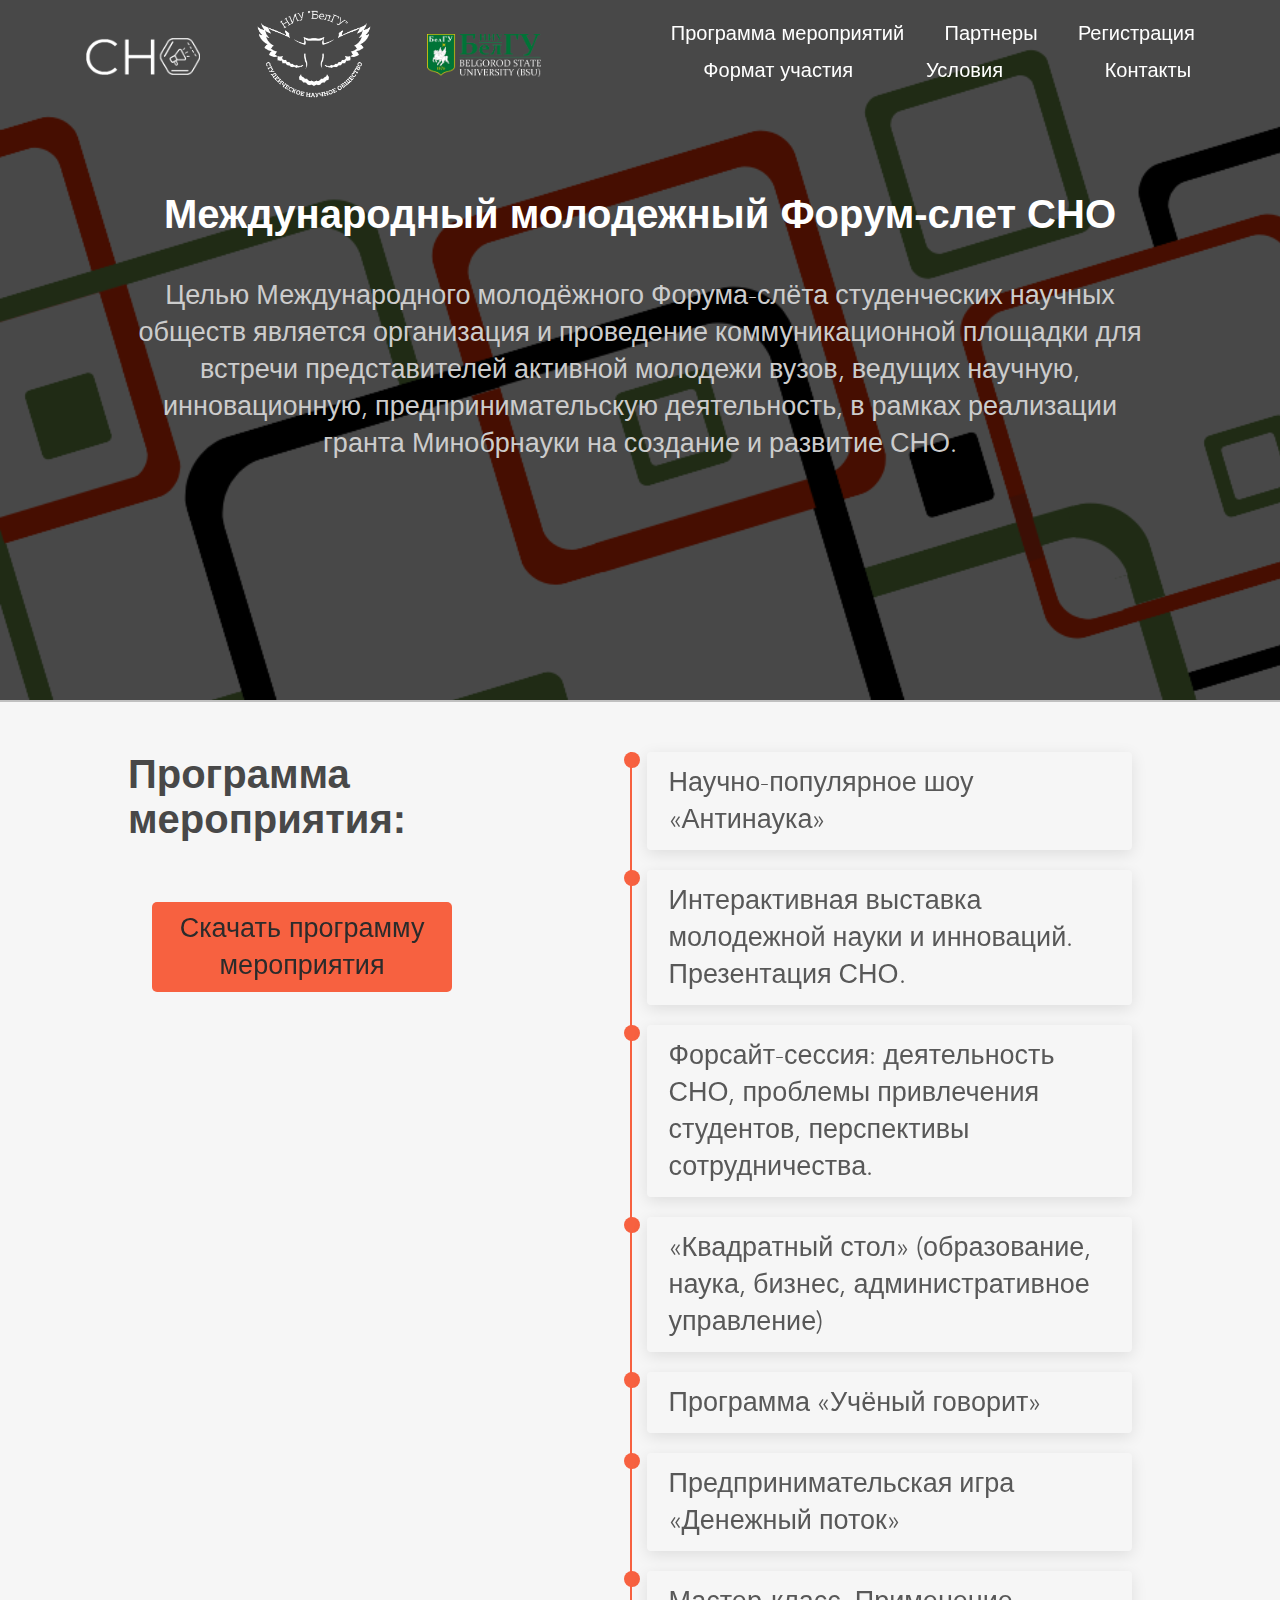
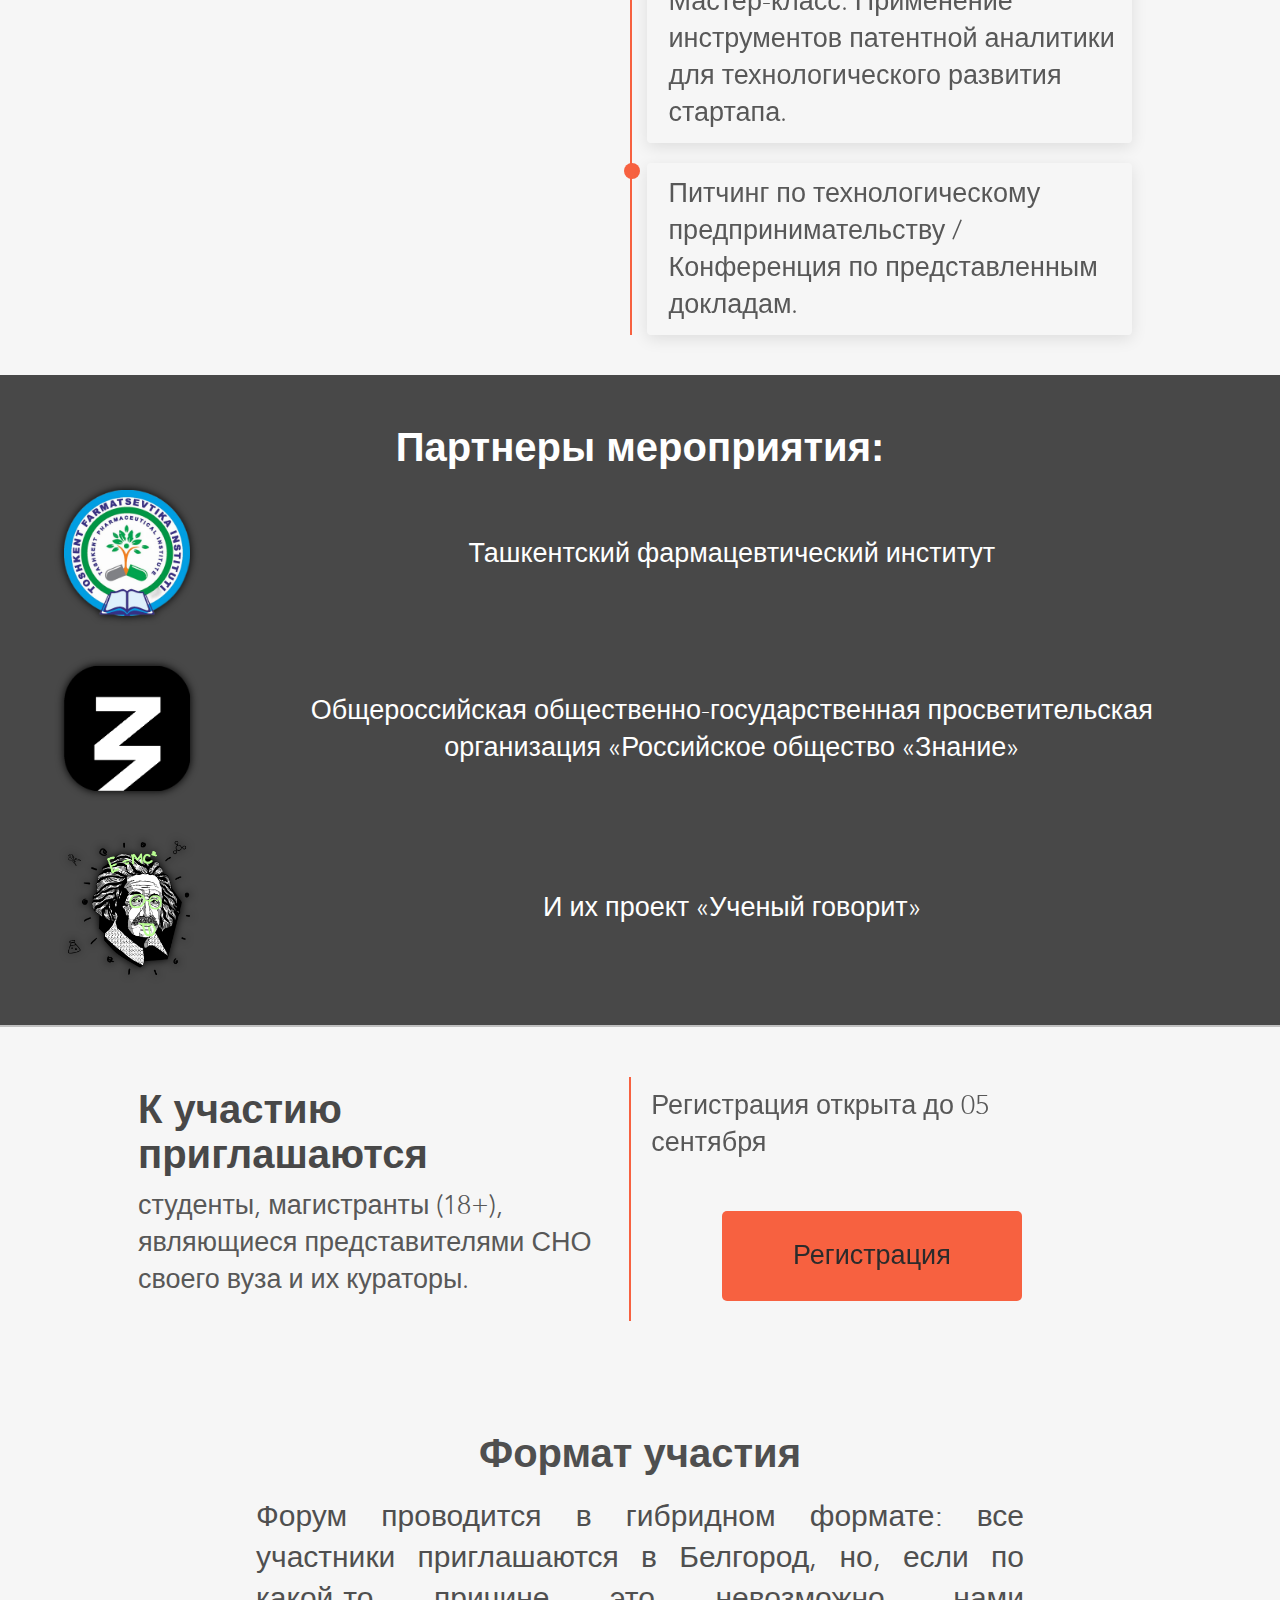
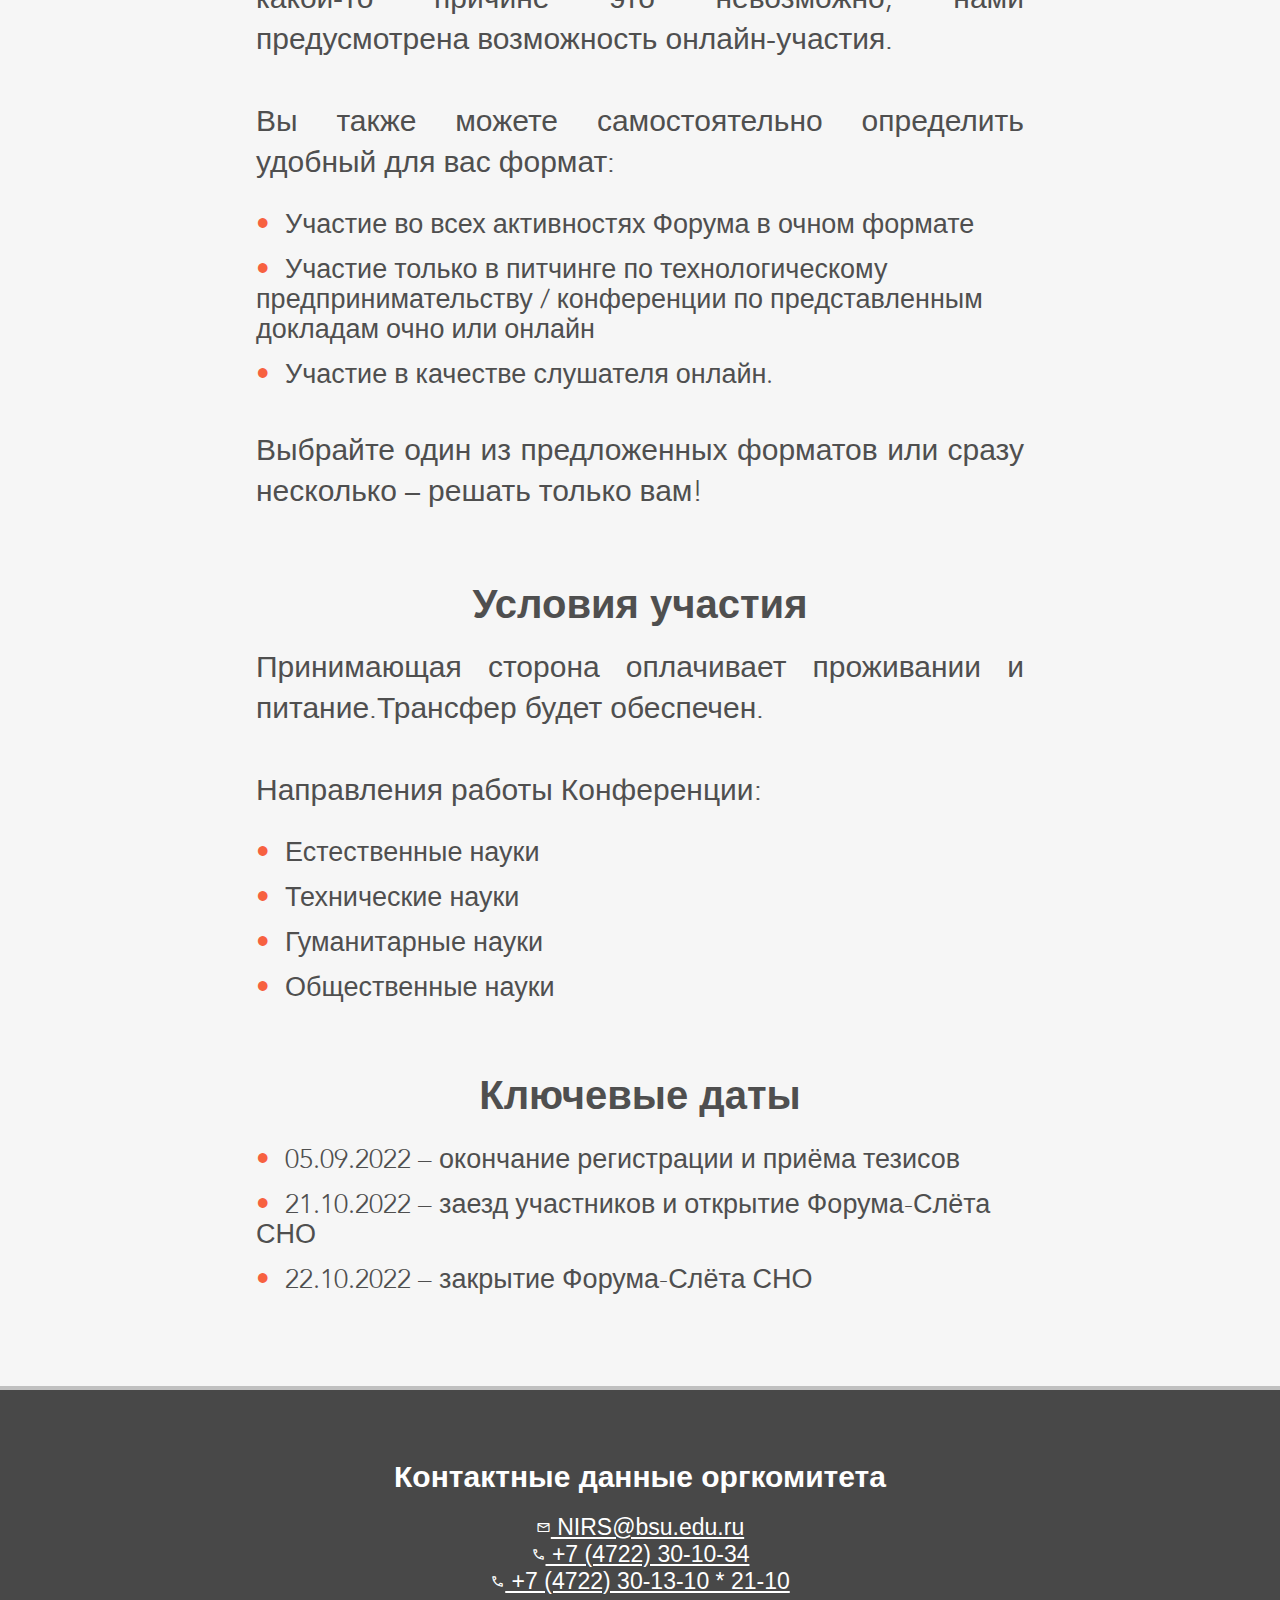
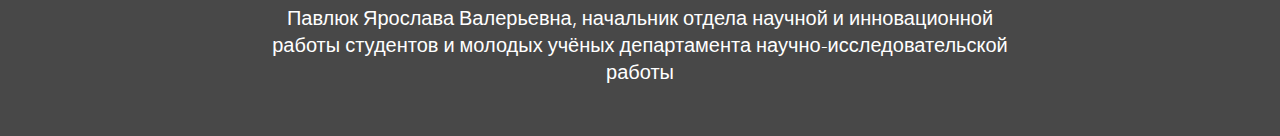
<file: index.html>
<!DOCTYPE html>
<html lang="ru">
<head>
    <meta charset="UTF-8">
    <meta http-equiv="X-UA-Compatible" content="IE=edge">
    <meta name="viewport" content="width=device-width, initial-scale=1.0">
    <link rel="stylesheet" href="css/main.css">
    <link rel="stylesheet" href="https://fonts.googleapis.com/css2?family=Material+Symbols+Outlined:opsz,wght,FILL,GRAD@48,600,0,0" />
    <title>Форум-слёт СНО</title>
</head>
<body>
    <!-- <div class="dropdown">
        <div class="dropbtn">RU</div>
        <div class="dropdown-content">
          <a href="index.html">RU</a>
          <a href="en.html">EN</a>
        </div>
      </div> -->
    <header>
        <div id="logo" onclick="slowScroll('#top')">
            <div id="logo1"></div>
            <div id="logo2"></div>
            <div id="logo3"></div>
        </div>
        <div id ="about">
            <a title="Программа мероприятий" onclick="slowScroll('#program')">Программа мероприятий</a>
            <a title="Партнеры" onclick="slowScroll('#partners')">Партнеры</a>
            <a title="Регистрация" onclick="slowScroll('#registration')">Регистрация</a>
            <a title="Формат участия" onclick="slowScroll('#participants')">Формат участия</a>
            <a title="Условия" onclick="slowScroll('#conditions')">Условия</a>
            <a title="Контакты" onclick="slowScroll('#contacts')">Контакты</a>
        </div>
    </header>

    <div id="top">
        <h1>Международный молодежный Форум-слет СНО </h1>
        <h3>Целью Международного молодёжного Форума-слёта студенческих научных обществ является организация и проведение коммуникационной площадки для встречи представителей активной молодежи вузов, ведущих научную, инновационную, предпринимательскую деятельность, в рамках реализации гранта Минобрнауки на создание и развитие СНО.</h3>
    </div>
    
    <div id="program">
        <div class="intro">
            <h2>Программа мероприятия:</h2>
            <button id="download" class="btn" onclick="window.location.href ='resources/Programma_Foruma.docx'" download>Скачать программу <br>мероприятия</button>
        </div>
        <div class="text">
                <div class="programList"><div class="point"></div>
                    <div><span>Научно-популярное шоу «Антинаука»</span></div>
                </div>
                <div class="programList"><div class="point"></div>
                    <div><span>Интерактивная выставка молодежной науки и инноваций. Презентация СНО.</span></div>
                </div>
                <div class="programList"><div class="point"></div>
                    <div><span>Форсайт-сессия: деятельность СНО, проблемы привлечения студентов, перспективы сотрудничества.</span></div>
                </div>
                <div class="programList"><div class="point"></div>
                    <div><span>«Квадратный стол» (образование, наука, бизнес, административное управление)</span></div>
                </div>
                <div class="programList"><div class="point"></div>
                    <div><span>Программа «Учёный говорит»  </span></div>
                </div>
                <div class="programList"><div class="point"></div>
                    <div><span>Предпринимательская игра «Денежный поток» </span></div>
                </div>
                <div class="programList"><div class="point"></div>
                    <div><span>Мастер-класс. Применение инструментов патентной аналитики для технологического развития стартапа.</span></div>
                </div>
                <div class="programList"><div class="point"></div>
                    <div><span>Питчинг по технологическому предпринимательству / Конференция по представленным докладам.</span></div>
                </div>
        </div>
    </div>
    
    <div id="partners">
        <h2>Партнеры мероприятия:</h2>
        
        <div class="img">
            <a href="https://pharmi.uz/" target="_blank"><img src="img/logo_uz2.png" class="logo_uz"></a>
            <span>Ташкентский фармацевтический институт</span>
        </div>
        <div class="img">
            <a href="https://znanierussia.ru/" target="_blank">
                <img src="img/znanie.png" class="logo_znanie">
            </a>
            <span>Общероссийская общественно-государственная просветительская организация «Российское общество «Знание»</span>
        </div>
        <div class="img">
            <a href="https://nauka.znanierussia.ru/" target="_blank"><img src="img/uchenii.png"></a>
            <span>И их проект «Ученый говорит»</span>
        </div>
    </div>

    <div id="program" class="registration">
        <div id="registration" class="intro" style="margin: 10px;">
            <h2>К участию приглашаются</h2>
            <span>студенты, магистранты (18+), являющиеся представителями СНО своего вуза и их кураторы.</span>
        </div>   
        <div class="text">
            <span>Регистрация открыта до 05 сентября</span>
            <a href="https://forms.yandex.ru/u/630378b7c61c186898fb4537/" target="_blank"><button id="reg" class="btn">Регистрация</button></a>
        </div>
    </div>
    
    <div id="participants">
        <h2>Формат участия</h2>
        <h4>Форум проводится в гибридном формате: все участники приглашаются в Белгород, но, если по какой-то причине это невозможно, нами предусмотрена возможность онлайн-участия.<br><br>
        Вы также можете самостоятельно определить удобный для вас формат:<br>
            <span> 
                <ul>
                    <li>Участие во всех активностях Форума в очном формате</li>
                    <li>Участие только в питчинге по технологическому предпринимательству / конференции по представленным докладам очно или онлайн</li>
                    <li>Участие в качестве слушателя онлайн.</li>
                </ul>
            </span>
        Выбрайте один из предложенных форматов или сразу несколько – решать только вам!
        
        </h4>
        
        <h2 id="conditions">Условия участия</h2>
        <h4>
            <!-- Принимающая сторона оплачивает проживание в оздоровительном комплексе <a href="https://bsuedu.ru/bsu/info/structure/detail.php?ID=216653">«Нежеголь»</a> и трех разовое питание. Оздоровительный комплекс <a href="https://bsuedu.ru/bsu/info/structure/detail.php?ID=216653">«Нежеголь»</a> расположен в смешанном лесу на берегу реки <a href="https://bsuedu.ru/bsu/info/structure/detail.php?ID=216653">«Нежеголь»</a>, недалеко от поселка Титовка Шебекинского района Белгородской области. Трансфер будет обеспечен.  -->
            Принимающая сторона оплачивает проживании и питание.Трансфер будет обеспечен.
            <br><br>
        Направления работы Конференции:<br>
            <span> 
                <ul>
                    <li>Естественные науки</li>
                    <li>Технические науки</li>
                    <li>Гуманитарные науки</li>
                    <li>Общественные науки</li>
                </ul>
            </span>
        </h4>

        <h2>Ключевые даты</h2><h4>
        <span>
            <ul>
                <li>05.09.2022 – окончание регистрации и приёма тезисов</li>
                <li>21.10.2022 – заезд участников и открытие Форума-Слёта СНО</li>
                <li>22.10.2022 – закрытие Форума-Слёта СНО</li>
            </ul>
        </span></h4>
    </div>


    <div id="contacts">
        <h5>Контактные данные оргкомитета</h5>
            <div>
                <a href="mailto:NIRS@bsu.edu.ru">
                    <pre class="material-symbols-outlined">mail</pre>
                    NIRS@bsu.edu.ru
                </a>
                
                
                <a href="tel:+74722301034">
                    <pre class="material-symbols-outlined">call</pre>
                    +7 (4722) 30-10-34 
                </a>
                <a href="tel:+74722301310p2110">
                    <pre class="material-symbols-outlined">call</pre>
                    +7 (4722) 30-13-10 * 21-10 
                </a>
                <span>
                Павлюк Ярослава Валерьевна, начальник отдела научной и инновационной работы студентов и молодых учёных департамента научно-исследовательской работы</span>
            </div>
    </div>

    <script src="https://ajax.googleapis.com/ajax/libs/jquery/3.6.0/jquery.min.js"></script>
    <script>
        function slowScroll(id){
            $('html, body').animate({
                scrollTop: $(id).offset().top - 200
            }, 500);
        }

        $(document).on("scroll", function (){
            if($(window).scrollTop()===0){
                $("header").removeClass("fixed");
            } else {
                $("header").attr("class", "fixed");
            }
        });
    </script>




    
</body>
</html>
</file>
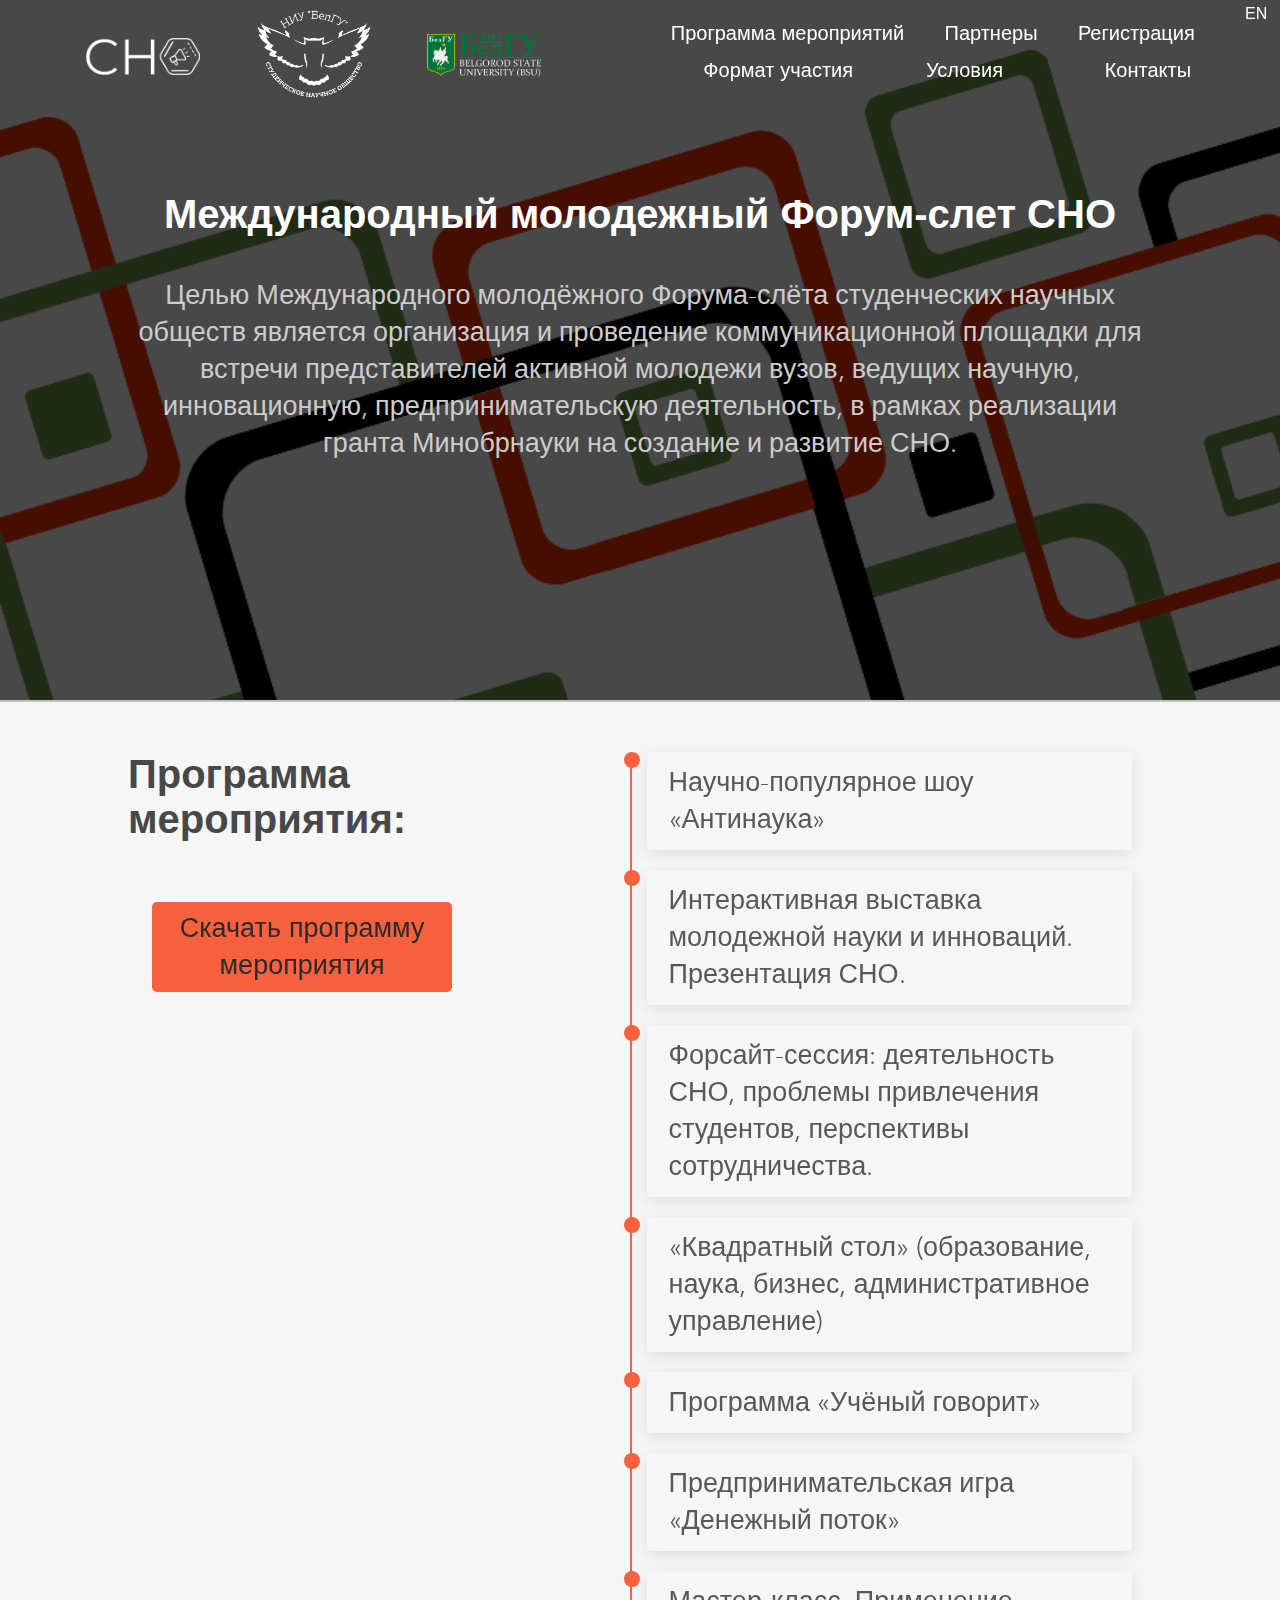
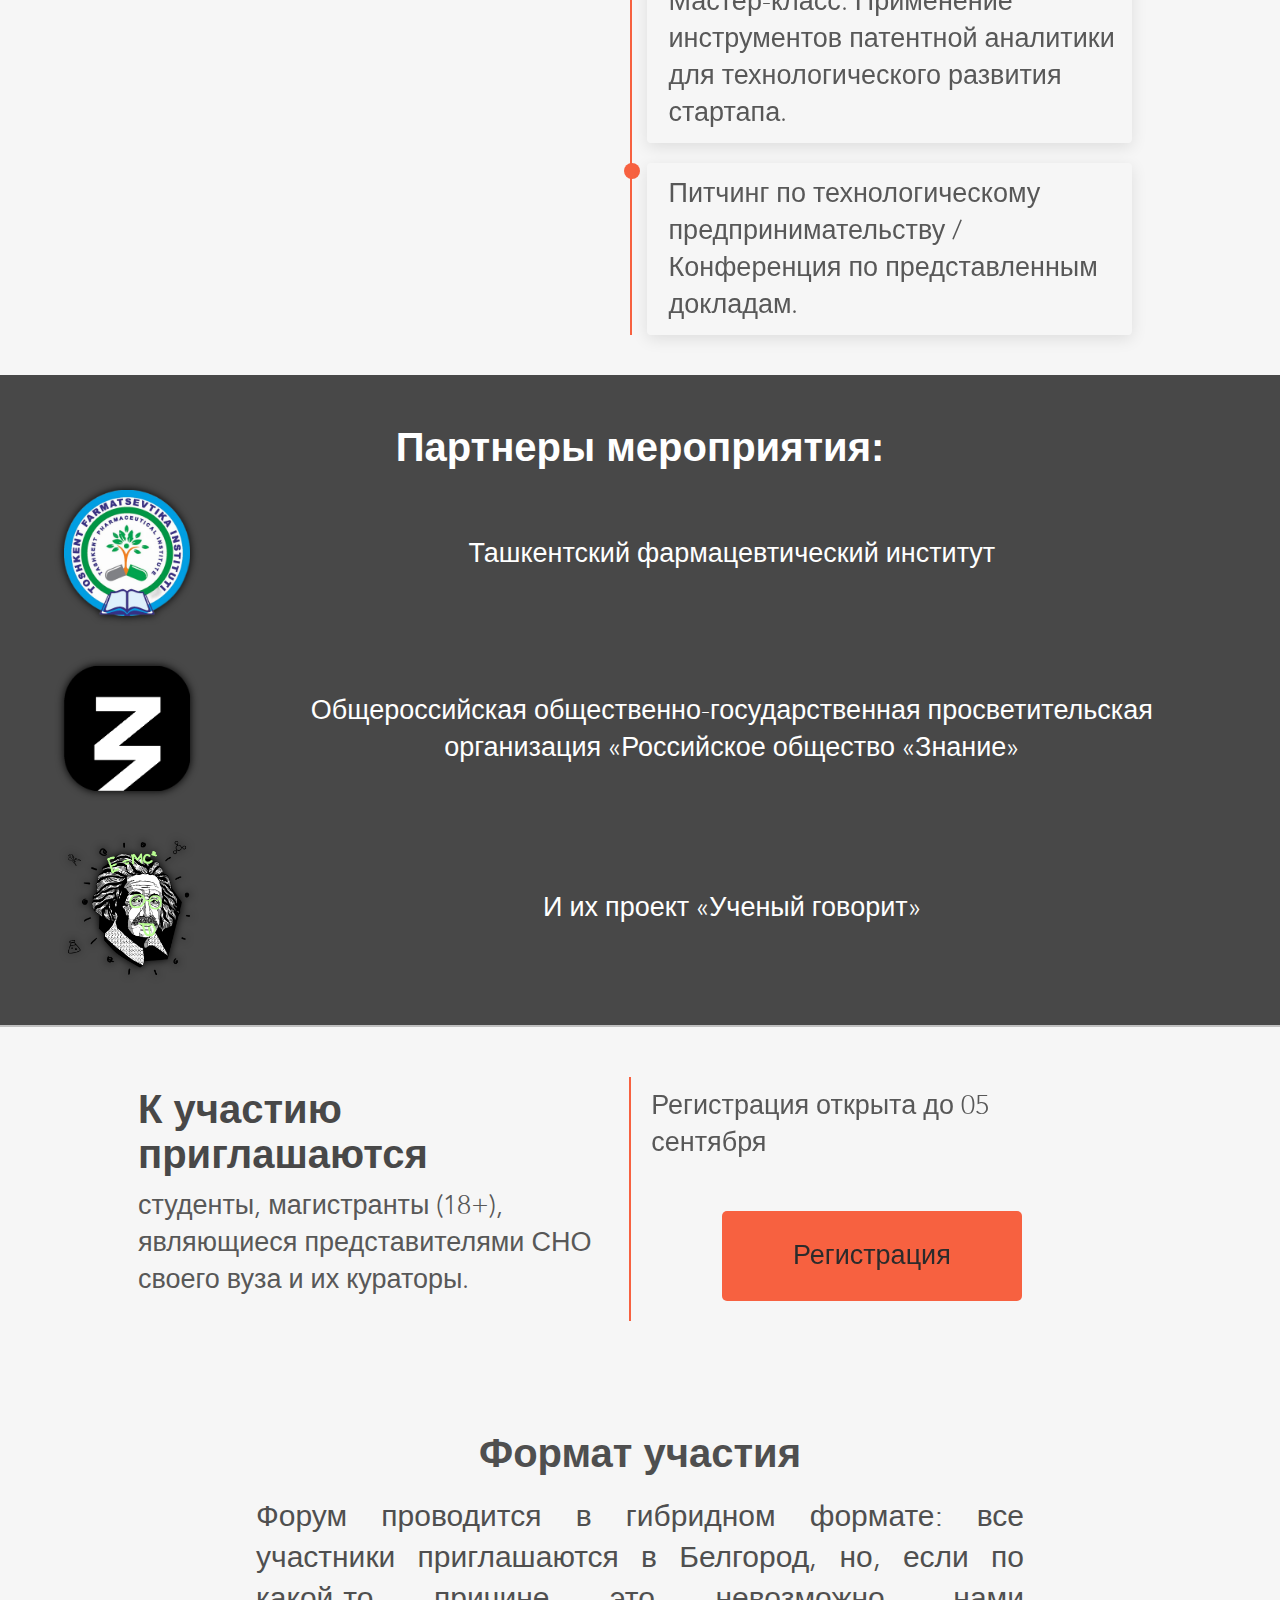
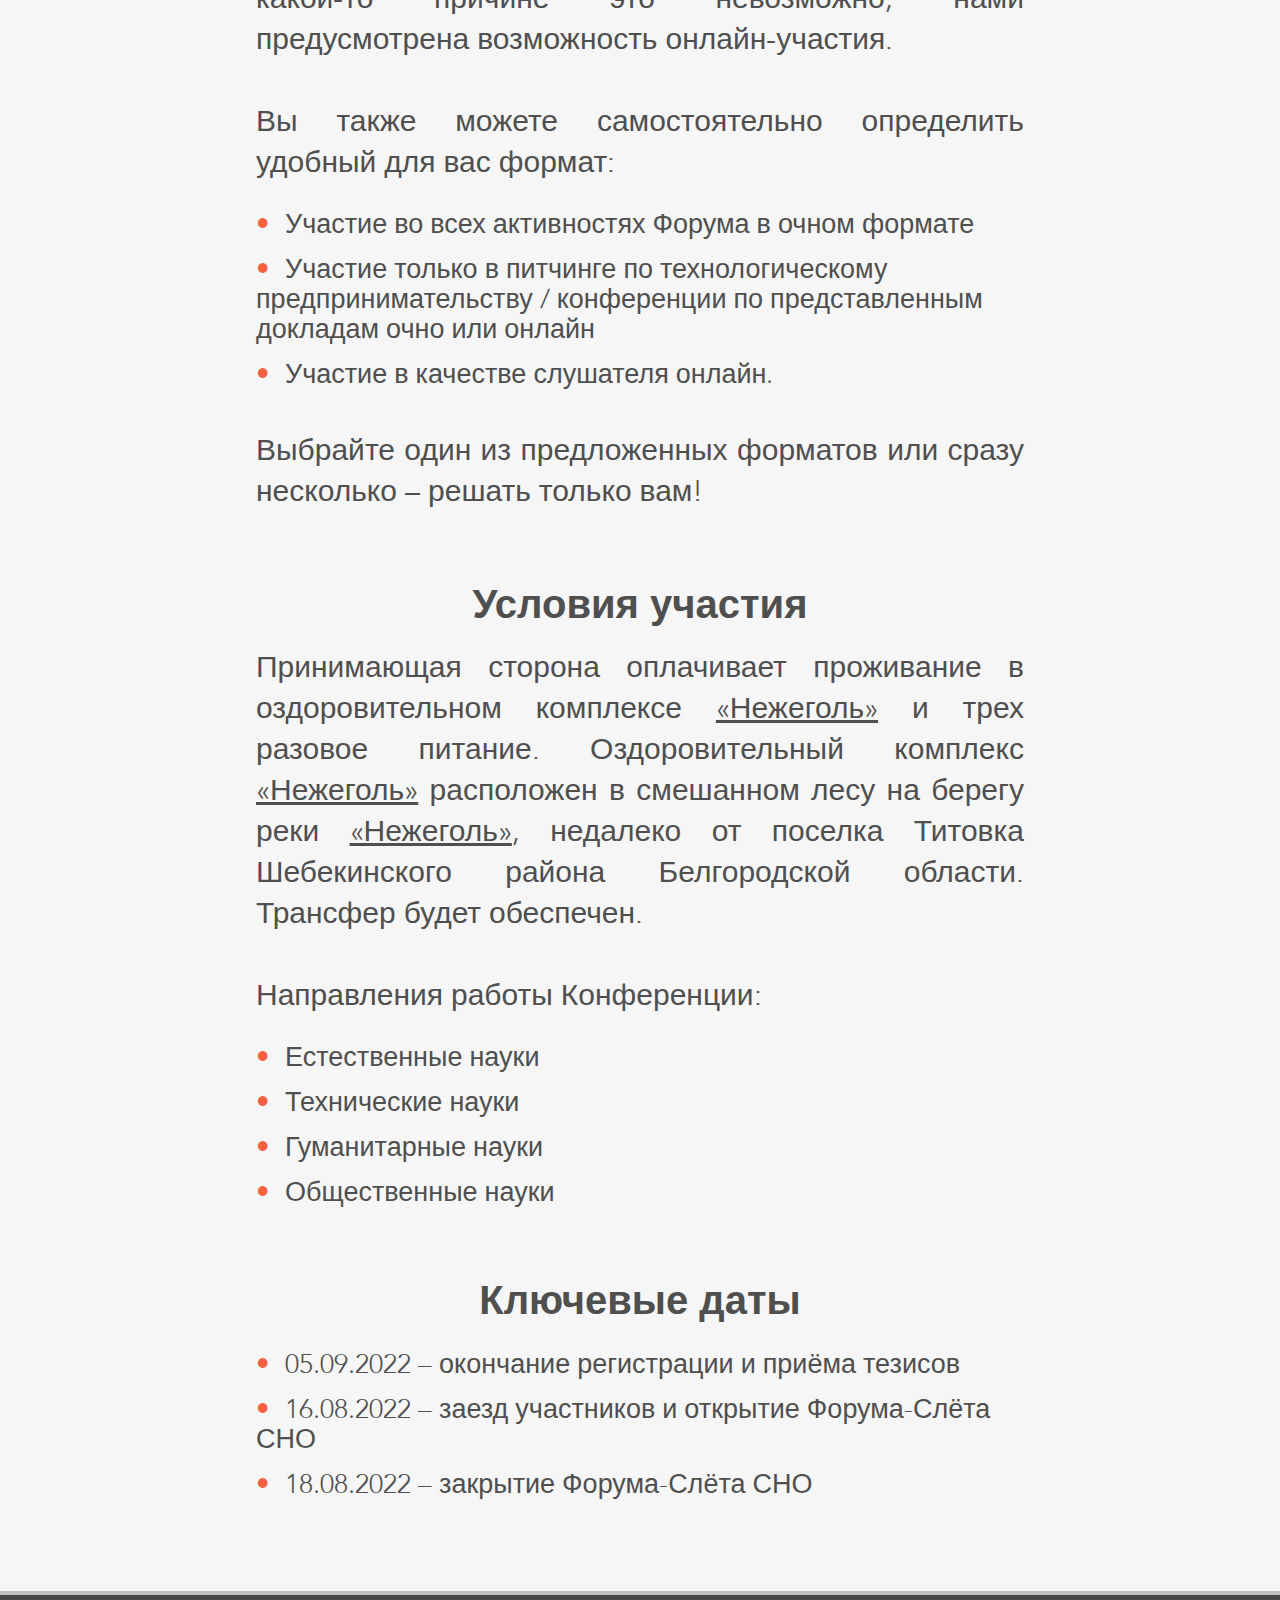
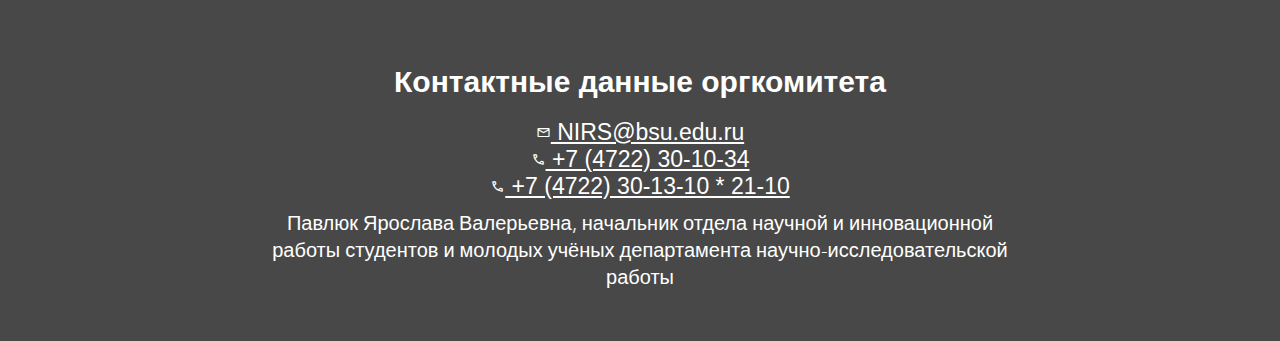
<file: en.html>
<!DOCTYPE html>
<html lang="ru">
<head>
    <meta charset="UTF-8">
    <meta http-equiv="X-UA-Compatible" content="IE=edge">
    <meta name="viewport" content="width=device-width, initial-scale=1.0">
    <link rel="stylesheet" href="css/main.css">
    <link rel="stylesheet" href="https://fonts.googleapis.com/css2?family=Material+Symbols+Outlined:opsz,wght,FILL,GRAD@48,600,0,0" />
    <title>Форум-слёт СНО</title>
</head>
<body>
    <div class="dropdown">
        <div class="dropbtn">EN</div>
        <div class="dropdown-content">
          <a href="index.html">RU</a>
          <a href="en.html">EN</a>
        </div>
      </div>
    <header>
        <div id="logo" onclick="slowScroll('#top')">
            <div id="logo1"></div>
            <div id="logo2"></div>
            <div id="logo3"></div>
        </div>
        <div id ="about">
            <a title="Программа мероприятий" onclick="slowScroll('#program')">Программа мероприятий</a>
            <a title="Партнеры" onclick="slowScroll('#partners')">Партнеры</a>
            <a title="Регистрация" onclick="slowScroll('#registration')">Регистрация</a>
            <a title="Формат участия" onclick="slowScroll('#participants')">Формат участия</a>
            <a title="Условия" onclick="slowScroll('#conditions')">Условия</a>
            <a title="Контакты" onclick="slowScroll('#contacts')">Контакты</a>
        </div>
    </header>

    <div id="top">
        <h1>Международный молодежный Форум-слет СНО </h1>
        <h3>Целью Международного молодёжного Форума-слёта студенческих научных обществ является организация и проведение коммуникационной площадки для встречи представителей активной молодежи вузов, ведущих научную, инновационную, предпринимательскую деятельность, в рамках реализации гранта Минобрнауки на создание и развитие СНО.</h3>
    </div>
    
    <div id="program">
        <div class="intro">
            <h2>Программа мероприятия:</h2>
            <button id="download" class="btn" onclick="window.location.href ='resources/Programma_Foruma.docx'" download>Скачать программу <br>мероприятия</button>
        </div>
        <div class="text">
                <div class="programList"><div class="point"></div>
                    <div><span>Научно-популярное шоу «Антинаука»</span></div>
                </div>
                <div class="programList"><div class="point"></div>
                    <div><span>Интерактивная выставка молодежной науки и инноваций. Презентация СНО.</span></div>
                </div>
                <div class="programList"><div class="point"></div>
                    <div><span>Форсайт-сессия: деятельность СНО, проблемы привлечения студентов, перспективы сотрудничества.</span></div>
                </div>
                <div class="programList"><div class="point"></div>
                    <div><span>«Квадратный стол» (образование, наука, бизнес, административное управление)</span></div>
                </div>
                <div class="programList"><div class="point"></div>
                    <div><span>Программа «Учёный говорит»  </span></div>
                </div>
                <div class="programList"><div class="point"></div>
                    <div><span>Предпринимательская игра «Денежный поток» </span></div>
                </div>
                <div class="programList"><div class="point"></div>
                    <div><span>Мастер-класс. Применение инструментов патентной аналитики для технологического развития стартапа.</span></div>
                </div>
                <div class="programList"><div class="point"></div>
                    <div><span>Питчинг по технологическому предпринимательству / Конференция по представленным докладам.</span></div>
                </div>
        </div>
    </div>
    
    <div id="partners">
        <h2>Партнеры мероприятия:</h2>
        
        <div class="img">
            <a href="https://pharmi.uz/" target="_blank"><img src="img/logo_uz2.png" class="logo_uz"></a>
            <span>Ташкентский фармацевтический институт</span>
        </div>
        <div class="img">
            <a href="https://znanierussia.ru/" target="_blank">
                <img src="img/znanie.png" class="logo_znanie">
            </a>
            <span>Общероссийская общественно-государственная просветительская организация «Российское общество «Знание»</span>
        </div>
        <div class="img">
            <a href="https://nauka.znanierussia.ru/" target="_blank"><img src="img/uchenii.png"></a>
            <span>И их проект «Ученый говорит»</span>
        </div>
    </div>

    <div id="program" class="registration">
        <div id="registration" class="intro" style="margin: 10px;">
            <h2>К участию приглашаются</h2>
            <span>студенты, магистранты (18+), являющиеся представителями СНО своего вуза и их кураторы.</span>
        </div>   
        <div class="text">
            <span>Регистрация открыта до 05 сентября</span>
            <a href="https://forms.yandex.ru/u/630378b7c61c186898fb4537/" target="_blank"><button id="reg" class="btn">Регистрация</button></a>
        </div>
    </div>
    
    <div id="participants">
        <h2>Формат участия</h2>
        <h4>Форум проводится в гибридном формате: все участники приглашаются в Белгород, но, если по какой-то причине это невозможно, нами предусмотрена возможность онлайн-участия.<br><br>
        Вы также можете самостоятельно определить удобный для вас формат:<br>
            <span> 
                <ul>
                    <li>Участие во всех активностях Форума в очном формате</li>
                    <li>Участие только в питчинге по технологическому предпринимательству / конференции по представленным докладам очно или онлайн</li>
                    <li>Участие в качестве слушателя онлайн.</li>
                </ul>
            </span>
        Выбрайте один из предложенных форматов или сразу несколько – решать только вам!
        
        </h4>
        
        <h2 id="conditions">Условия участия</h2>
        <h4>Принимающая сторона оплачивает проживание в оздоровительном комплексе <a href="https://bsuedu.ru/bsu/info/structure/detail.php?ID=216653">«Нежеголь»</a> и трех разовое питание. Оздоровительный комплекс <a href="https://bsuedu.ru/bsu/info/structure/detail.php?ID=216653">«Нежеголь»</a> расположен в смешанном лесу на берегу реки <a href="https://bsuedu.ru/bsu/info/structure/detail.php?ID=216653">«Нежеголь»</a>, недалеко от поселка Титовка Шебекинского района Белгородской области. Трансфер будет обеспечен. <br><br>
        Направления работы Конференции:<br>
            <span> 
                <ul>
                    <li>Естественные науки</li>
                    <li>Технические науки</li>
                    <li>Гуманитарные науки</li>
                    <li>Общественные науки</li>
                </ul>
            </span>
        </h4>

        <h2>Ключевые даты</h2><h4>
        <span>
            <ul>
                <li>05.09.2022 – окончание регистрации и приёма тезисов</li>
                <li>16.08.2022 – заезд участников и открытие Форума-Слёта СНО</li>
                <li>18.08.2022 – закрытие Форума-Слёта СНО</li>
            </ul>
        </span></h4>
    </div>


    <div id="contacts">
        <h5>Контактные данные оргкомитета</h5>
            <div>
                <a href="mailto:NIRS@bsu.edu.ru">
                    <pre class="material-symbols-outlined">mail</pre>
                    NIRS@bsu.edu.ru
                </a>
                
                
                <a href="tel:+74722301034">
                    <pre class="material-symbols-outlined">call</pre>
                    +7 (4722) 30-10-34 
                </a>
                <a href="tel:+74722301310p2110">
                    <pre class="material-symbols-outlined">call</pre>
                    +7 (4722) 30-13-10 * 21-10 
                </a>
                <span>
                Павлюк Ярослава Валерьевна, начальник отдела научной и инновационной работы студентов и молодых учёных департамента научно-исследовательской работы</span>
            </div>
    </div>

    <script src="https://ajax.googleapis.com/ajax/libs/jquery/3.6.0/jquery.min.js"></script>
    <script>
        function slowScroll(id){
            $('html, body').animate({
                scrollTop: $(id).offset().top - 200
            }, 500);
        }

        $(document).on("scroll", function (){
            if($(window).scrollTop()===0){
                $("header").removeClass("fixed");
            } else {
                $("header").attr("class", "fixed");
            }
        });
    </script>




    
</body>
</html>
</file>
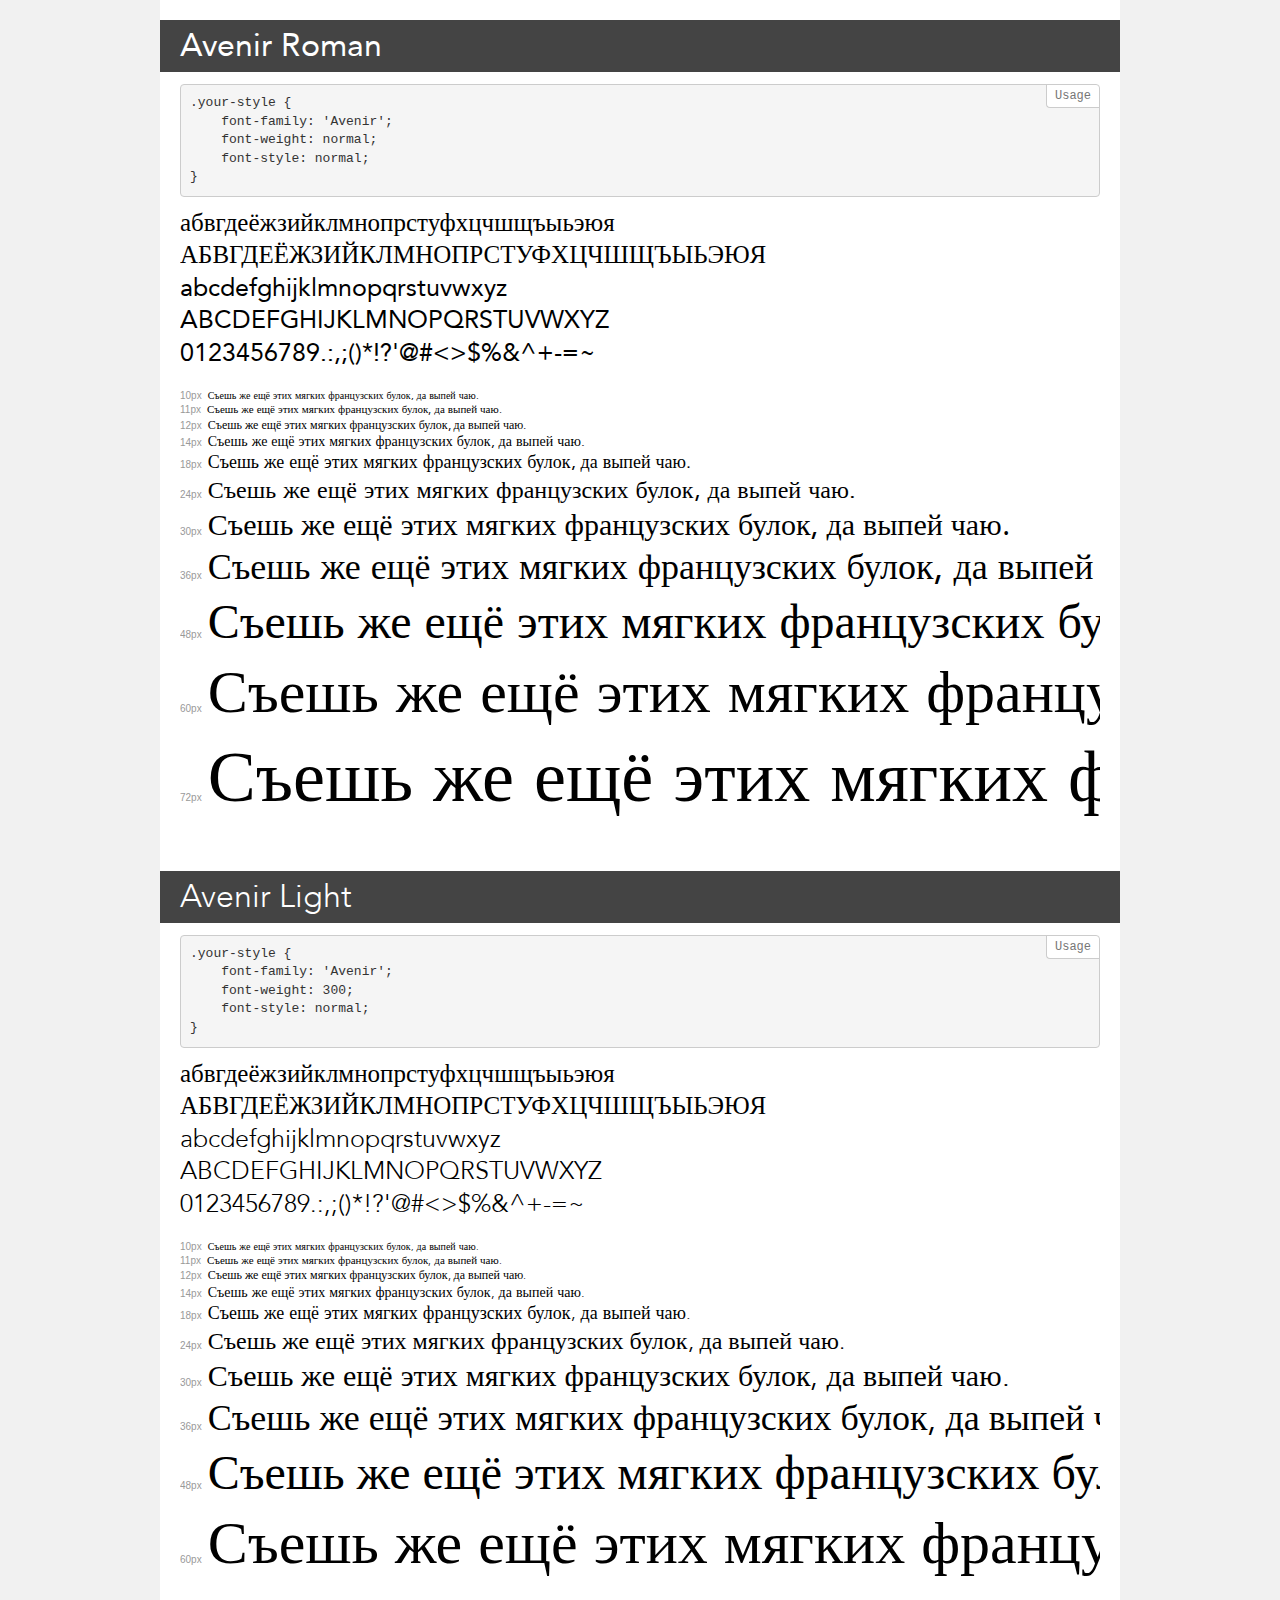
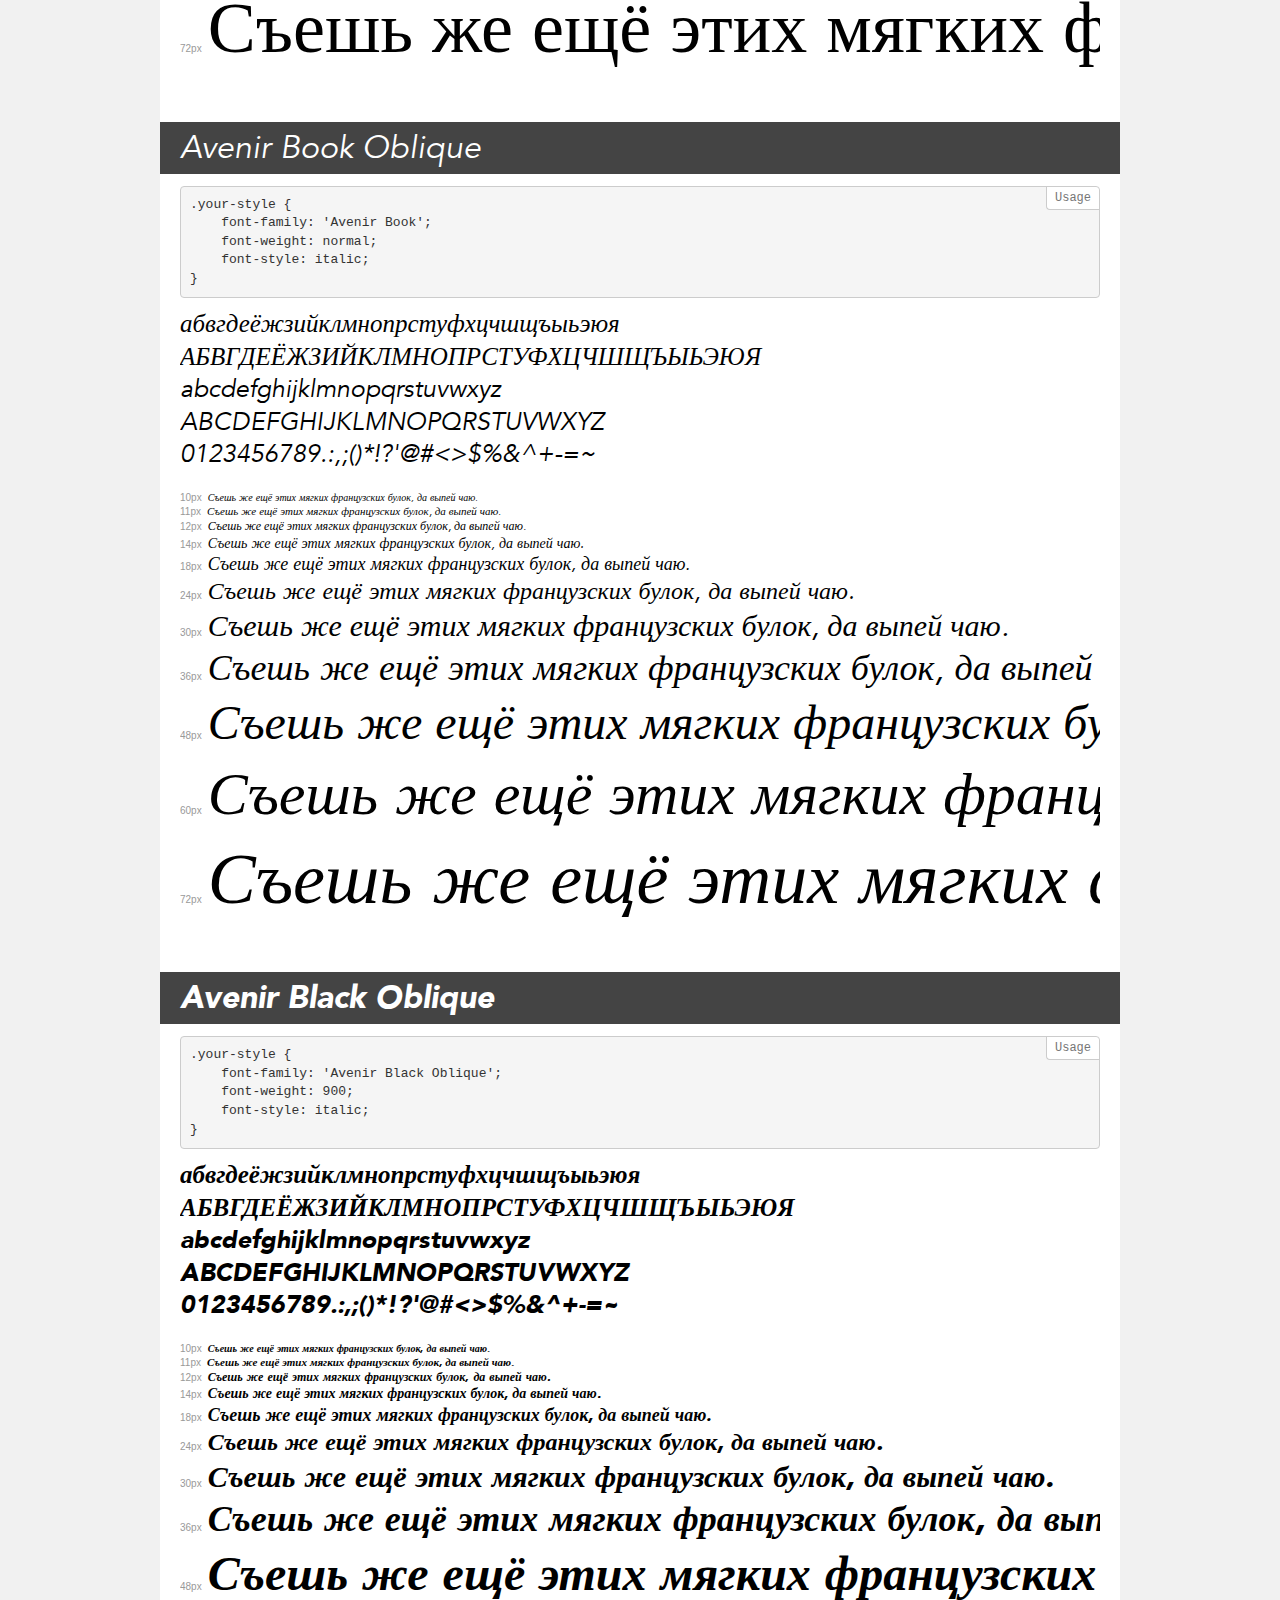
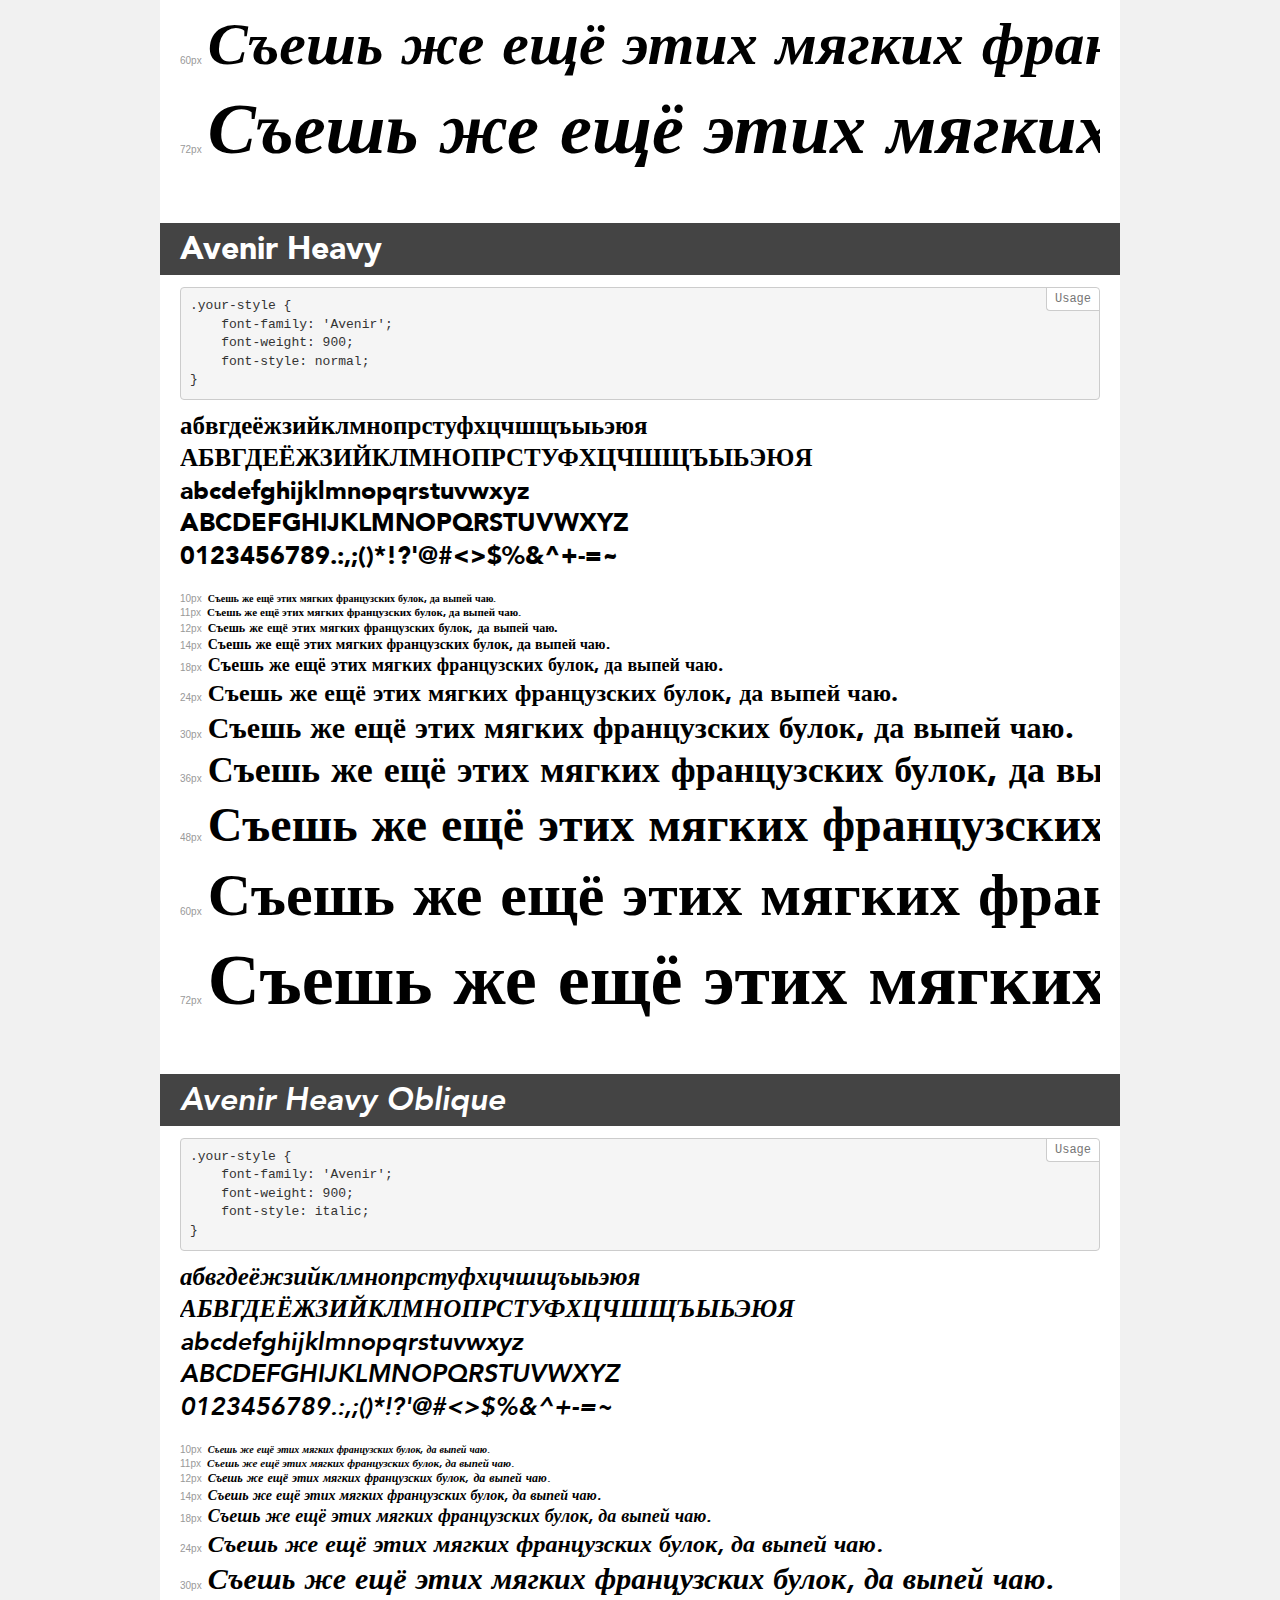
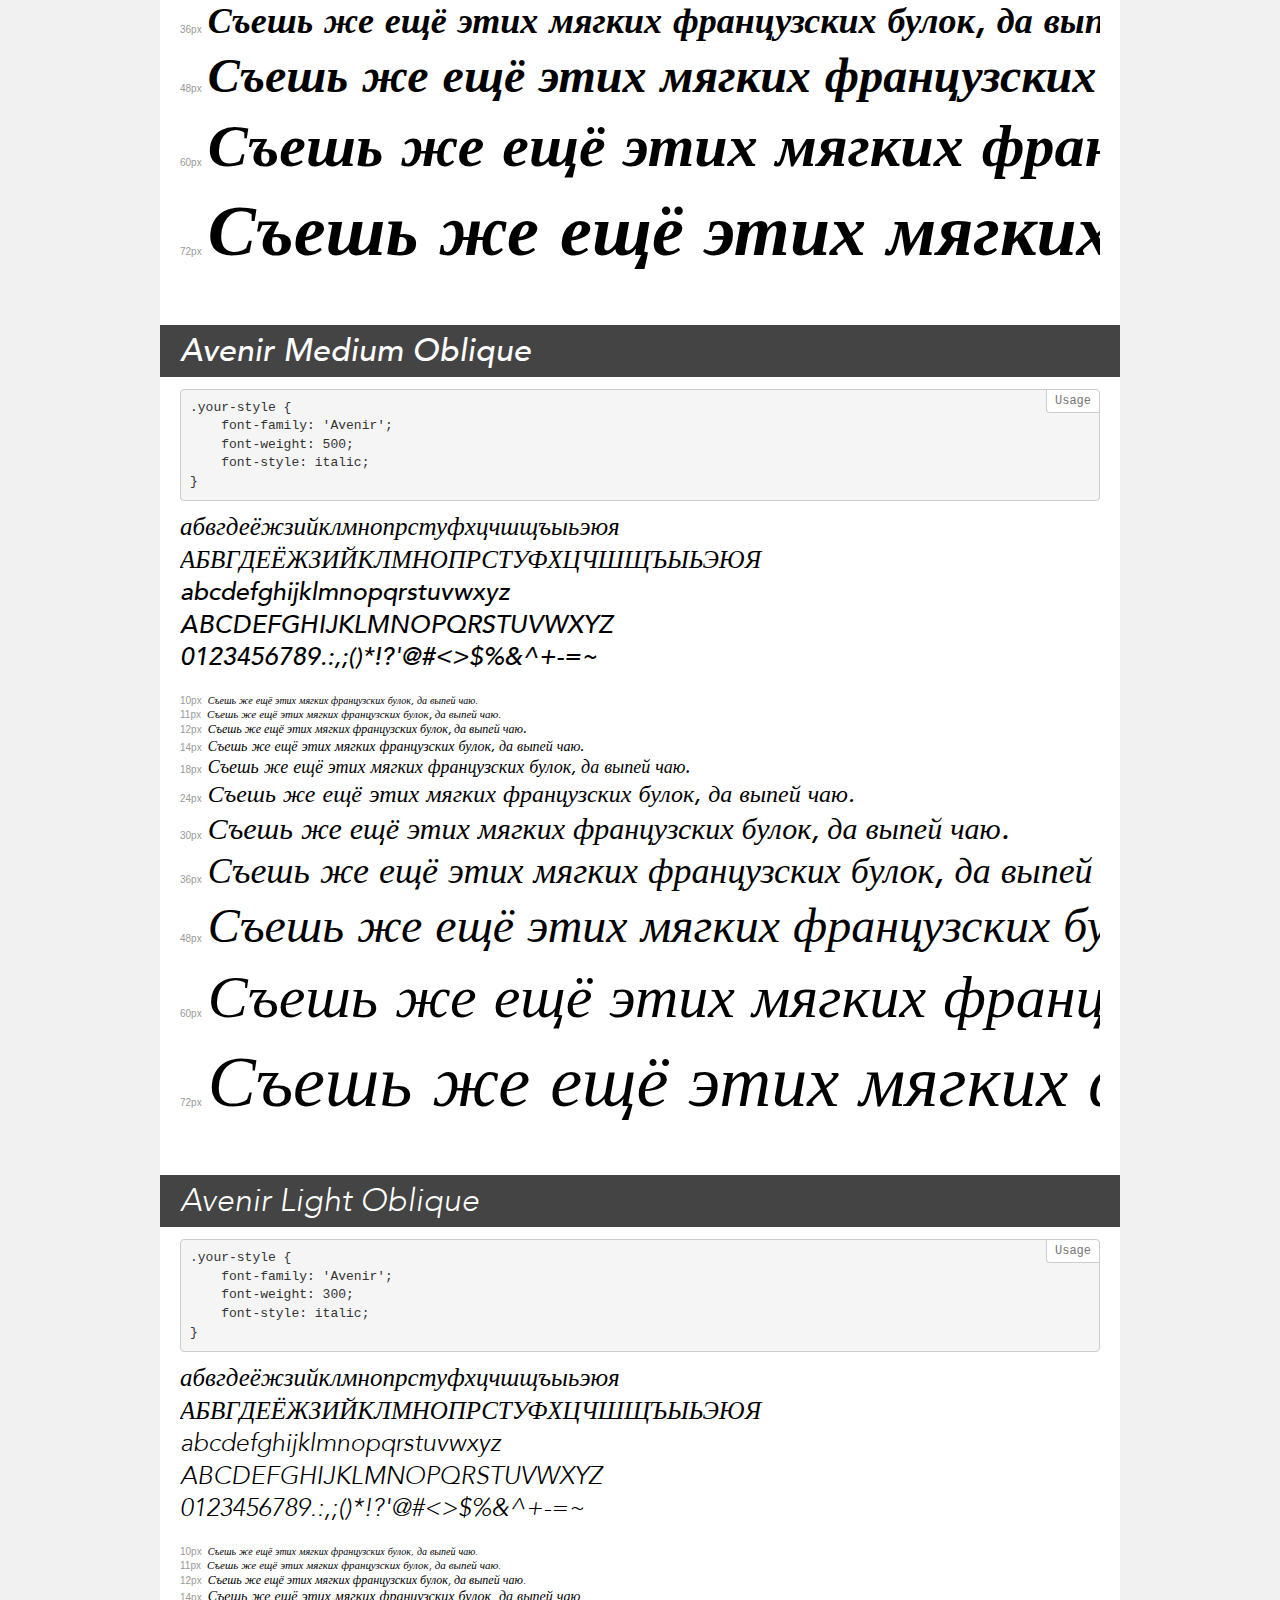
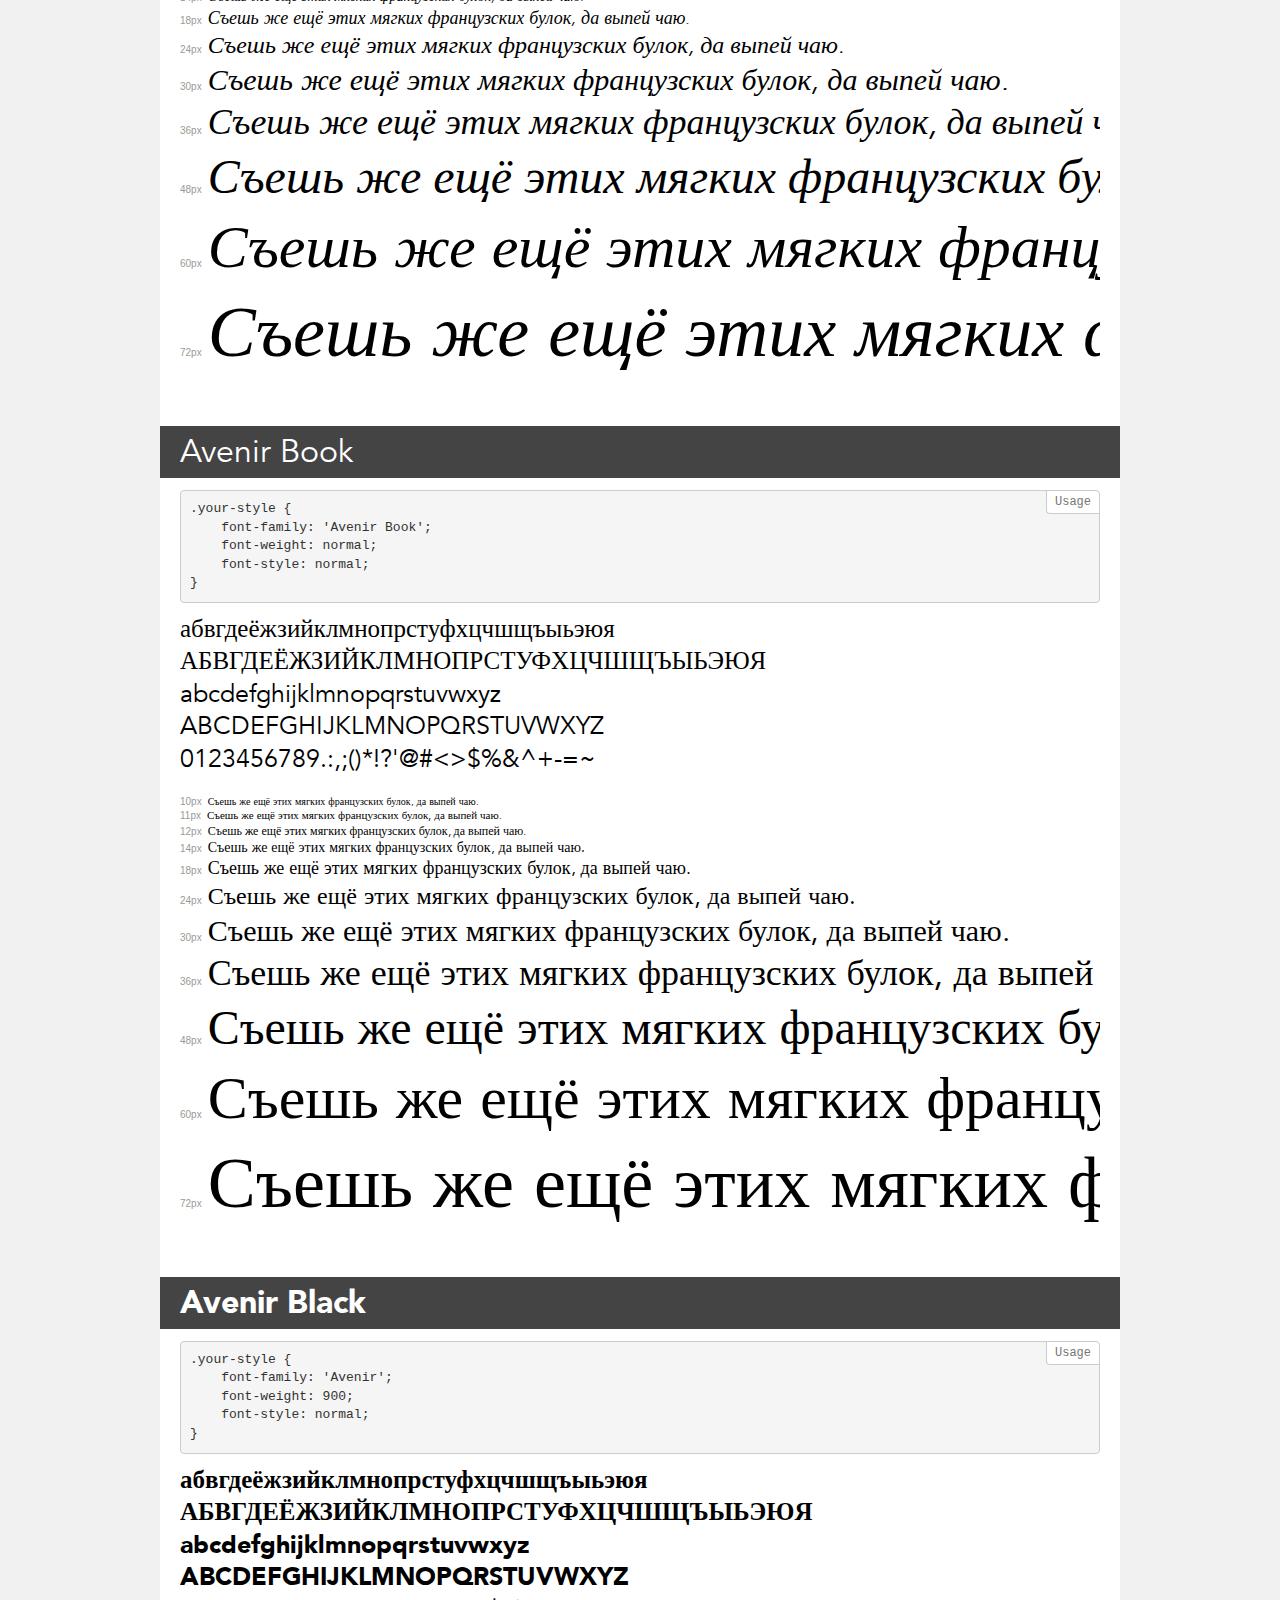
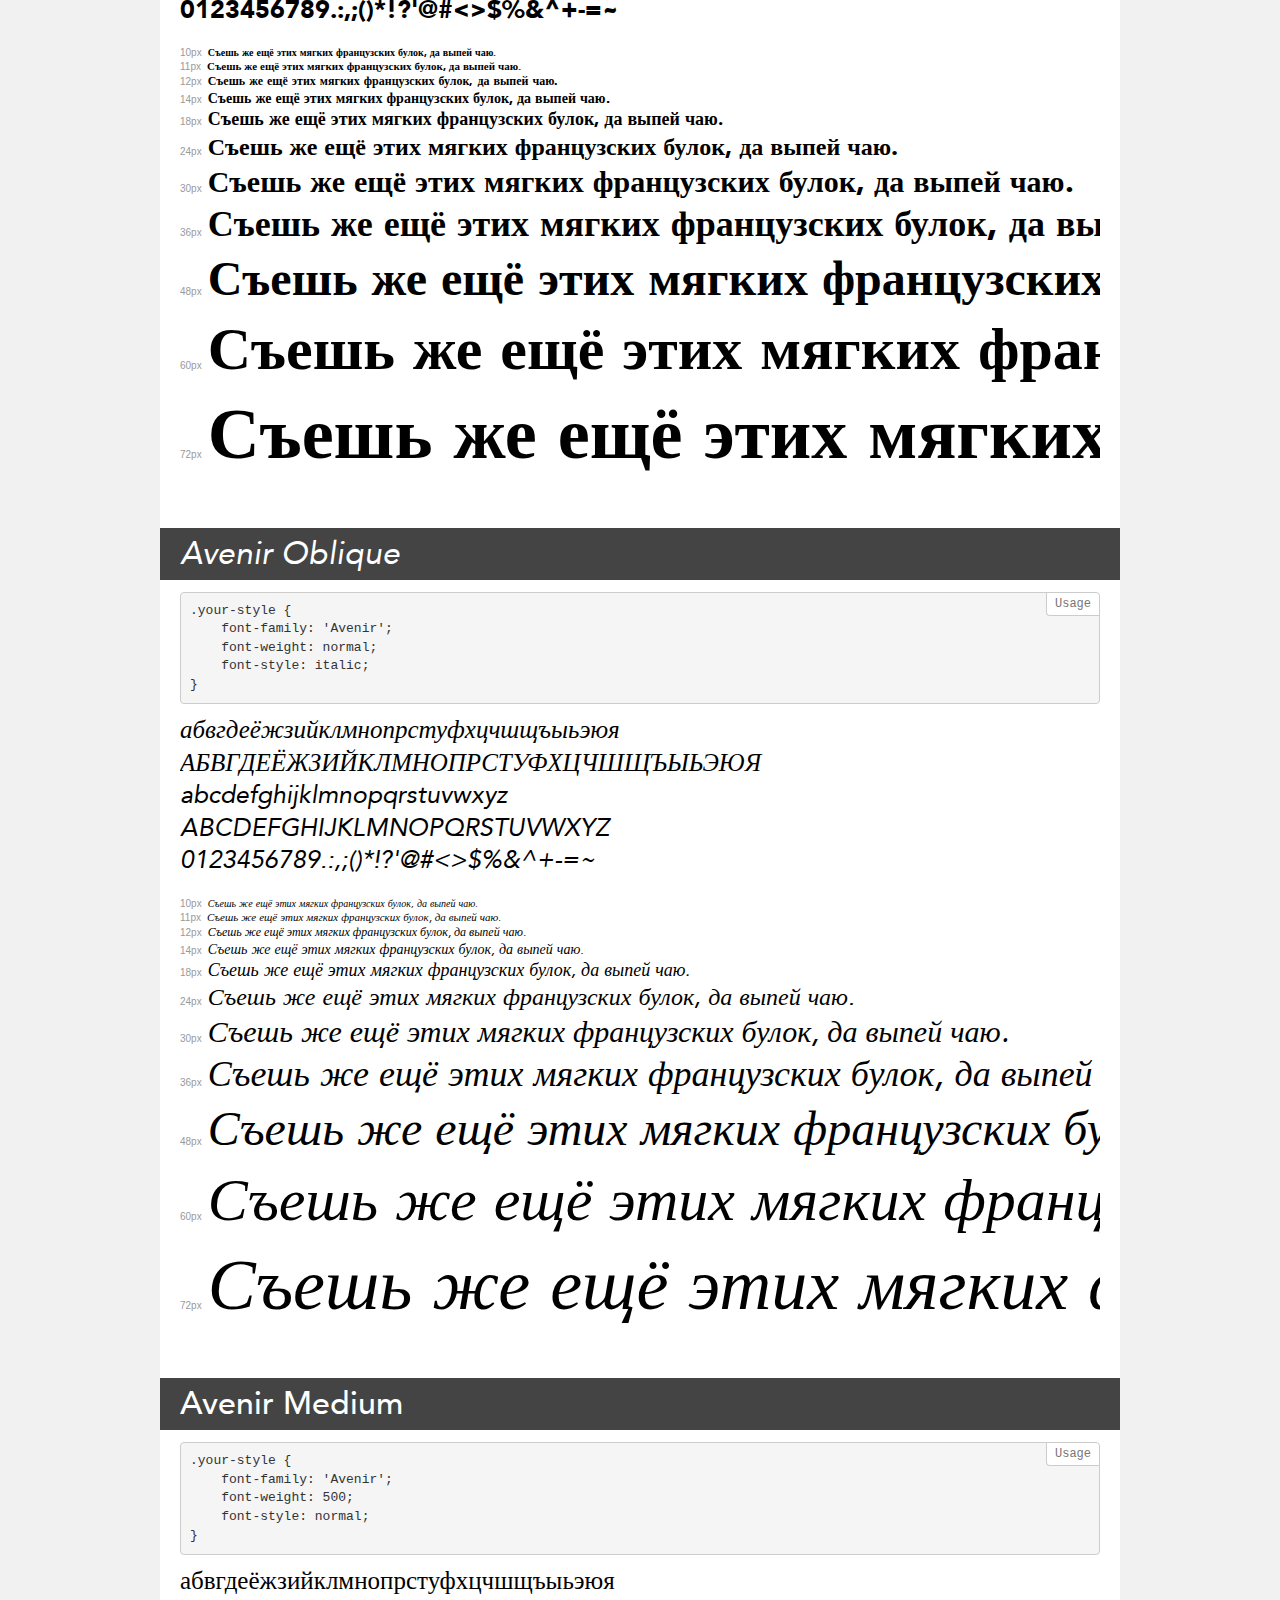
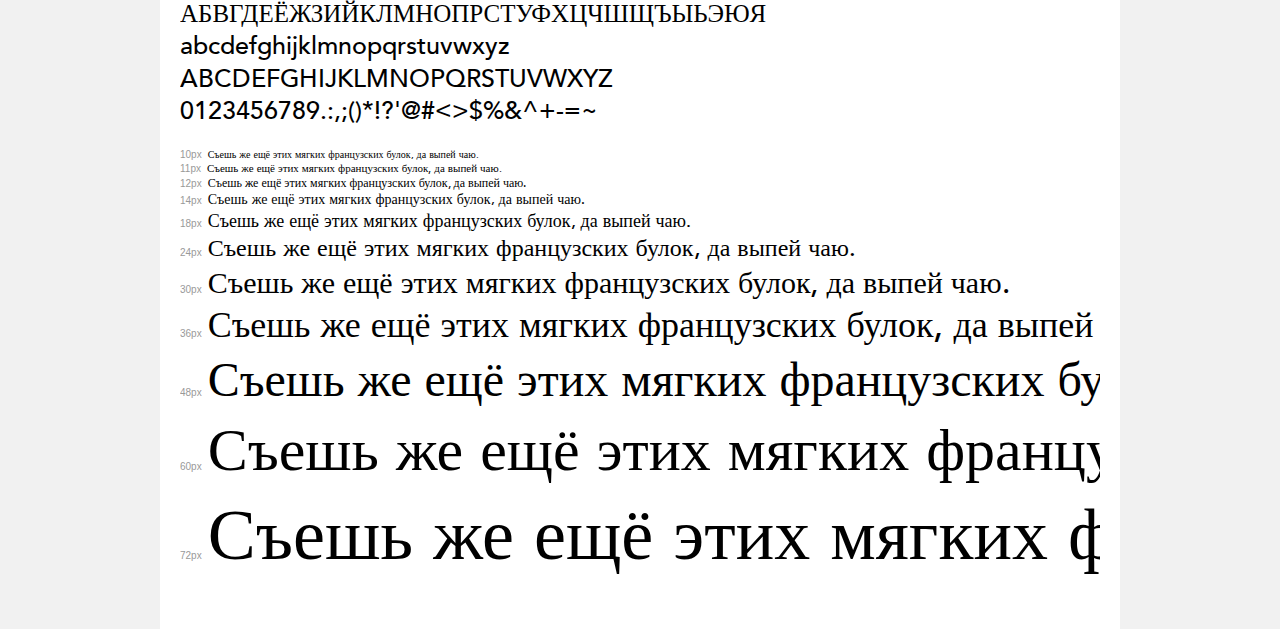
<file: fonts/Avenir/demo.html>
<!DOCTYPE html>
<html>
<head>
    <meta charset="utf-8">
    <meta http-equiv="X-UA-Compatible" content="IE=edge">
    <meta name="viewport" content="width=device-width, initial-scale=1">
    <meta name="robots" content="noindex, noarchive">
    <meta name="format-detection" content="telephone=no">
    <title>Transfonter demo</title>
    <link href="stylesheet.css" rel="stylesheet">
    <style>
        /*
        http://meyerweb.com/eric/tools/css/reset/
        v2.0 | 20110126
        License: none (public domain)
        */
        html, body, div, span, applet, object, iframe,
        h1, h2, h3, h4, h5, h6, p, blockquote, pre,
        a, abbr, acronym, address, big, cite, code,
        del, dfn, em, img, ins, kbd, q, s, samp,
        small, strike, strong, sub, sup, tt, var,
        b, u, i, center,
        dl, dt, dd, ol, ul, li,
        fieldset, form, label, legend,
        table, caption, tbody, tfoot, thead, tr, th, td,
        article, aside, canvas, details, embed,
        figure, figcaption, footer, header, hgroup,
        menu, nav, output, ruby, section, summary,
        time, mark, audio, video {
            margin: 0;
            padding: 0;
            border: 0;
            font-size: 100%;
            font: inherit;
            vertical-align: baseline;
        }
        /* HTML5 display-role reset for older browsers */
        article, aside, details, figcaption, figure,
        footer, header, hgroup, menu, nav, section {
            display: block;
        }
        body {
            line-height: 1;
        }
        ol, ul {
            list-style: none;
        }
        blockquote, q {
            quotes: none;
        }
        blockquote:before, blockquote:after,
        q:before, q:after {
            content: '';
            content: none;
        }
        table {
            border-collapse: collapse;
            border-spacing: 0;
        }
        /* common styles */
        body {
            background: #f1f1f1;
            color: #000;
        }
        .page {
            background: #fff;
            width: 920px;
            margin: 0 auto;
            padding: 20px 20px 0 20px;
            overflow: hidden;
        }
        .font-container {
            overflow-x: auto;
            overflow-y: hidden;
            margin-bottom: 40px;
            line-height: 1.3;
            white-space: nowrap;
            padding-bottom: 5px;
        }
        h1 {
            position: relative;
            background: #444;
            font-size: 32px;
            color: #fff;
            padding: 10px 20px;
            margin: 0 -20px 12px -20px;
        }
        .letters {
            font-size: 25px;
            margin-bottom: 20px;
        }
        .s10:before {
            content: '10px';
        }
        .s11:before {
            content: '11px';
        }
        .s12:before {
            content: '12px';
        }
        .s14:before {
            content: '14px';
        }
        .s18:before {
            content: '18px';
        }
        .s24:before {
            content: '24px';
        }
        .s30:before {
            content: '30px';
        }
        .s36:before {
            content: '36px';
        }
        .s48:before {
            content: '48px';
        }
        .s60:before {
            content: '60px';
        }
        .s72:before {
            content: '72px';
        }
        .s10:before, .s11:before, .s12:before, .s14:before,
        .s18:before, .s24:before, .s30:before, .s36:before,
        .s48:before, .s60:before, .s72:before {
            font-family: Arial, sans-serif;
            font-size: 10px;
            font-weight: normal;
            font-style: normal;
            color: #999;
            padding-right: 6px;
        }
        pre {
            display: block;
            position: relative;
            padding: 9px;
            margin: 0 0 10px;
            font-family: Monaco, Menlo, Consolas, "Courier New", monospace !important;
            font-size: 13px;
            line-height: 1.428571429;
            color: #333;
            font-weight: normal !important;
            font-style: normal !important;
            background-color: #f5f5f5;
            border: 1px solid #ccc;
            overflow-x: auto;
            border-radius: 4px;
        }
        pre:after {
            display: block;
            position: absolute;
            right: 0;
            top: 0;
            content: 'Usage';
            line-height: 1;
            padding: 5px 8px;
            font-size: 12px;
            color: #767676;
            background-color: #fff;
            border: 1px solid #ccc;
            border-right: none;
            border-top: none;
            border-radius: 0 4px 0 4px;
            z-index: 10;
        }
        /* responsive */
        @media (max-width: 959px) {
            .page {
                width: auto;
                margin: 0;
            }
        }
    </style>
</head>
<body>
<div class="page">
    <div class="demo" style="font-family: 'Avenir'; font-weight: normal; font-style: normal;">
        <h1>Avenir Roman</h1>
        <pre>.your-style {
    font-family: 'Avenir';
    font-weight: normal;
    font-style: normal;
}</pre>
        <div class="font-container">
            <p class="letters">
                абвгдеёжзийклмнопрстуфхцчшщъыьэюя<br>
АБВГДЕЁЖЗИЙКЛМНОПРСТУФХЦЧШЩЪЫЬЭЮЯ<br>
abcdefghijklmnopqrstuvwxyz<br>
ABCDEFGHIJKLMNOPQRSTUVWXYZ<br>
                0123456789.:,;()*!?'@#<>$%&^+-=~
            </p>
            <p class="s10" style="font-size: 10px;">Съешь же ещё этих мягких французских булок, да выпей чаю.</p>
            <p class="s11" style="font-size: 11px;">Съешь же ещё этих мягких французских булок, да выпей чаю.</p>
            <p class="s12" style="font-size: 12px;">Съешь же ещё этих мягких французских булок, да выпей чаю.</p>
            <p class="s14" style="font-size: 14px;">Съешь же ещё этих мягких французских булок, да выпей чаю.</p>
            <p class="s18" style="font-size: 18px;">Съешь же ещё этих мягких французских булок, да выпей чаю.</p>
            <p class="s24" style="font-size: 24px;">Съешь же ещё этих мягких французских булок, да выпей чаю.</p>
            <p class="s30" style="font-size: 30px;">Съешь же ещё этих мягких французских булок, да выпей чаю.</p>
            <p class="s36" style="font-size: 36px;">Съешь же ещё этих мягких французских булок, да выпей чаю.</p>
            <p class="s48" style="font-size: 48px;">Съешь же ещё этих мягких французских булок, да выпей чаю.</p>
            <p class="s60" style="font-size: 60px;">Съешь же ещё этих мягких французских булок, да выпей чаю.</p>
            <p class="s72" style="font-size: 72px;">Съешь же ещё этих мягких французских булок, да выпей чаю.</p>
        </div>
    </div>
    <div class="demo" style="font-family: 'Avenir'; font-weight: 300; font-style: normal;">
        <h1>Avenir Light</h1>
        <pre>.your-style {
    font-family: 'Avenir';
    font-weight: 300;
    font-style: normal;
}</pre>
        <div class="font-container">
            <p class="letters">
                абвгдеёжзийклмнопрстуфхцчшщъыьэюя<br>
АБВГДЕЁЖЗИЙКЛМНОПРСТУФХЦЧШЩЪЫЬЭЮЯ<br>
abcdefghijklmnopqrstuvwxyz<br>
ABCDEFGHIJKLMNOPQRSTUVWXYZ<br>
                0123456789.:,;()*!?'@#<>$%&^+-=~
            </p>
            <p class="s10" style="font-size: 10px;">Съешь же ещё этих мягких французских булок, да выпей чаю.</p>
            <p class="s11" style="font-size: 11px;">Съешь же ещё этих мягких французских булок, да выпей чаю.</p>
            <p class="s12" style="font-size: 12px;">Съешь же ещё этих мягких французских булок, да выпей чаю.</p>
            <p class="s14" style="font-size: 14px;">Съешь же ещё этих мягких французских булок, да выпей чаю.</p>
            <p class="s18" style="font-size: 18px;">Съешь же ещё этих мягких французских булок, да выпей чаю.</p>
            <p class="s24" style="font-size: 24px;">Съешь же ещё этих мягких французских булок, да выпей чаю.</p>
            <p class="s30" style="font-size: 30px;">Съешь же ещё этих мягких французских булок, да выпей чаю.</p>
            <p class="s36" style="font-size: 36px;">Съешь же ещё этих мягких французских булок, да выпей чаю.</p>
            <p class="s48" style="font-size: 48px;">Съешь же ещё этих мягких французских булок, да выпей чаю.</p>
            <p class="s60" style="font-size: 60px;">Съешь же ещё этих мягких французских булок, да выпей чаю.</p>
            <p class="s72" style="font-size: 72px;">Съешь же ещё этих мягких французских булок, да выпей чаю.</p>
        </div>
    </div>
    <div class="demo" style="font-family: 'Avenir Book'; font-weight: normal; font-style: italic;">
        <h1>Avenir Book Oblique</h1>
        <pre>.your-style {
    font-family: 'Avenir Book';
    font-weight: normal;
    font-style: italic;
}</pre>
        <div class="font-container">
            <p class="letters">
                абвгдеёжзийклмнопрстуфхцчшщъыьэюя<br>
АБВГДЕЁЖЗИЙКЛМНОПРСТУФХЦЧШЩЪЫЬЭЮЯ<br>
abcdefghijklmnopqrstuvwxyz<br>
ABCDEFGHIJKLMNOPQRSTUVWXYZ<br>
                0123456789.:,;()*!?'@#<>$%&^+-=~
            </p>
            <p class="s10" style="font-size: 10px;">Съешь же ещё этих мягких французских булок, да выпей чаю.</p>
            <p class="s11" style="font-size: 11px;">Съешь же ещё этих мягких французских булок, да выпей чаю.</p>
            <p class="s12" style="font-size: 12px;">Съешь же ещё этих мягких французских булок, да выпей чаю.</p>
            <p class="s14" style="font-size: 14px;">Съешь же ещё этих мягких французских булок, да выпей чаю.</p>
            <p class="s18" style="font-size: 18px;">Съешь же ещё этих мягких французских булок, да выпей чаю.</p>
            <p class="s24" style="font-size: 24px;">Съешь же ещё этих мягких французских булок, да выпей чаю.</p>
            <p class="s30" style="font-size: 30px;">Съешь же ещё этих мягких французских булок, да выпей чаю.</p>
            <p class="s36" style="font-size: 36px;">Съешь же ещё этих мягких французских булок, да выпей чаю.</p>
            <p class="s48" style="font-size: 48px;">Съешь же ещё этих мягких французских булок, да выпей чаю.</p>
            <p class="s60" style="font-size: 60px;">Съешь же ещё этих мягких французских булок, да выпей чаю.</p>
            <p class="s72" style="font-size: 72px;">Съешь же ещё этих мягких французских булок, да выпей чаю.</p>
        </div>
    </div>
    <div class="demo" style="font-family: 'Avenir Black Oblique'; font-weight: 900; font-style: italic;">
        <h1>Avenir Black Oblique</h1>
        <pre>.your-style {
    font-family: 'Avenir Black Oblique';
    font-weight: 900;
    font-style: italic;
}</pre>
        <div class="font-container">
            <p class="letters">
                абвгдеёжзийклмнопрстуфхцчшщъыьэюя<br>
АБВГДЕЁЖЗИЙКЛМНОПРСТУФХЦЧШЩЪЫЬЭЮЯ<br>
abcdefghijklmnopqrstuvwxyz<br>
ABCDEFGHIJKLMNOPQRSTUVWXYZ<br>
                0123456789.:,;()*!?'@#<>$%&^+-=~
            </p>
            <p class="s10" style="font-size: 10px;">Съешь же ещё этих мягких французских булок, да выпей чаю.</p>
            <p class="s11" style="font-size: 11px;">Съешь же ещё этих мягких французских булок, да выпей чаю.</p>
            <p class="s12" style="font-size: 12px;">Съешь же ещё этих мягких французских булок, да выпей чаю.</p>
            <p class="s14" style="font-size: 14px;">Съешь же ещё этих мягких французских булок, да выпей чаю.</p>
            <p class="s18" style="font-size: 18px;">Съешь же ещё этих мягких французских булок, да выпей чаю.</p>
            <p class="s24" style="font-size: 24px;">Съешь же ещё этих мягких французских булок, да выпей чаю.</p>
            <p class="s30" style="font-size: 30px;">Съешь же ещё этих мягких французских булок, да выпей чаю.</p>
            <p class="s36" style="font-size: 36px;">Съешь же ещё этих мягких французских булок, да выпей чаю.</p>
            <p class="s48" style="font-size: 48px;">Съешь же ещё этих мягких французских булок, да выпей чаю.</p>
            <p class="s60" style="font-size: 60px;">Съешь же ещё этих мягких французских булок, да выпей чаю.</p>
            <p class="s72" style="font-size: 72px;">Съешь же ещё этих мягких французских булок, да выпей чаю.</p>
        </div>
    </div>
    <div class="demo" style="font-family: 'Avenir'; font-weight: 900; font-style: normal;">
        <h1>Avenir Heavy</h1>
        <pre>.your-style {
    font-family: 'Avenir';
    font-weight: 900;
    font-style: normal;
}</pre>
        <div class="font-container">
            <p class="letters">
                абвгдеёжзийклмнопрстуфхцчшщъыьэюя<br>
АБВГДЕЁЖЗИЙКЛМНОПРСТУФХЦЧШЩЪЫЬЭЮЯ<br>
abcdefghijklmnopqrstuvwxyz<br>
ABCDEFGHIJKLMNOPQRSTUVWXYZ<br>
                0123456789.:,;()*!?'@#<>$%&^+-=~
            </p>
            <p class="s10" style="font-size: 10px;">Съешь же ещё этих мягких французских булок, да выпей чаю.</p>
            <p class="s11" style="font-size: 11px;">Съешь же ещё этих мягких французских булок, да выпей чаю.</p>
            <p class="s12" style="font-size: 12px;">Съешь же ещё этих мягких французских булок, да выпей чаю.</p>
            <p class="s14" style="font-size: 14px;">Съешь же ещё этих мягких французских булок, да выпей чаю.</p>
            <p class="s18" style="font-size: 18px;">Съешь же ещё этих мягких французских булок, да выпей чаю.</p>
            <p class="s24" style="font-size: 24px;">Съешь же ещё этих мягких французских булок, да выпей чаю.</p>
            <p class="s30" style="font-size: 30px;">Съешь же ещё этих мягких французских булок, да выпей чаю.</p>
            <p class="s36" style="font-size: 36px;">Съешь же ещё этих мягких французских булок, да выпей чаю.</p>
            <p class="s48" style="font-size: 48px;">Съешь же ещё этих мягких французских булок, да выпей чаю.</p>
            <p class="s60" style="font-size: 60px;">Съешь же ещё этих мягких французских булок, да выпей чаю.</p>
            <p class="s72" style="font-size: 72px;">Съешь же ещё этих мягких французских булок, да выпей чаю.</p>
        </div>
    </div>
    <div class="demo" style="font-family: 'Avenir'; font-weight: 900; font-style: italic;">
        <h1>Avenir Heavy Oblique</h1>
        <pre>.your-style {
    font-family: 'Avenir';
    font-weight: 900;
    font-style: italic;
}</pre>
        <div class="font-container">
            <p class="letters">
                абвгдеёжзийклмнопрстуфхцчшщъыьэюя<br>
АБВГДЕЁЖЗИЙКЛМНОПРСТУФХЦЧШЩЪЫЬЭЮЯ<br>
abcdefghijklmnopqrstuvwxyz<br>
ABCDEFGHIJKLMNOPQRSTUVWXYZ<br>
                0123456789.:,;()*!?'@#<>$%&^+-=~
            </p>
            <p class="s10" style="font-size: 10px;">Съешь же ещё этих мягких французских булок, да выпей чаю.</p>
            <p class="s11" style="font-size: 11px;">Съешь же ещё этих мягких французских булок, да выпей чаю.</p>
            <p class="s12" style="font-size: 12px;">Съешь же ещё этих мягких французских булок, да выпей чаю.</p>
            <p class="s14" style="font-size: 14px;">Съешь же ещё этих мягких французских булок, да выпей чаю.</p>
            <p class="s18" style="font-size: 18px;">Съешь же ещё этих мягких французских булок, да выпей чаю.</p>
            <p class="s24" style="font-size: 24px;">Съешь же ещё этих мягких французских булок, да выпей чаю.</p>
            <p class="s30" style="font-size: 30px;">Съешь же ещё этих мягких французских булок, да выпей чаю.</p>
            <p class="s36" style="font-size: 36px;">Съешь же ещё этих мягких французских булок, да выпей чаю.</p>
            <p class="s48" style="font-size: 48px;">Съешь же ещё этих мягких французских булок, да выпей чаю.</p>
            <p class="s60" style="font-size: 60px;">Съешь же ещё этих мягких французских булок, да выпей чаю.</p>
            <p class="s72" style="font-size: 72px;">Съешь же ещё этих мягких французских булок, да выпей чаю.</p>
        </div>
    </div>
    <div class="demo" style="font-family: 'Avenir'; font-weight: 500; font-style: italic;">
        <h1>Avenir Medium Oblique</h1>
        <pre>.your-style {
    font-family: 'Avenir';
    font-weight: 500;
    font-style: italic;
}</pre>
        <div class="font-container">
            <p class="letters">
                абвгдеёжзийклмнопрстуфхцчшщъыьэюя<br>
АБВГДЕЁЖЗИЙКЛМНОПРСТУФХЦЧШЩЪЫЬЭЮЯ<br>
abcdefghijklmnopqrstuvwxyz<br>
ABCDEFGHIJKLMNOPQRSTUVWXYZ<br>
                0123456789.:,;()*!?'@#<>$%&^+-=~
            </p>
            <p class="s10" style="font-size: 10px;">Съешь же ещё этих мягких французских булок, да выпей чаю.</p>
            <p class="s11" style="font-size: 11px;">Съешь же ещё этих мягких французских булок, да выпей чаю.</p>
            <p class="s12" style="font-size: 12px;">Съешь же ещё этих мягких французских булок, да выпей чаю.</p>
            <p class="s14" style="font-size: 14px;">Съешь же ещё этих мягких французских булок, да выпей чаю.</p>
            <p class="s18" style="font-size: 18px;">Съешь же ещё этих мягких французских булок, да выпей чаю.</p>
            <p class="s24" style="font-size: 24px;">Съешь же ещё этих мягких французских булок, да выпей чаю.</p>
            <p class="s30" style="font-size: 30px;">Съешь же ещё этих мягких французских булок, да выпей чаю.</p>
            <p class="s36" style="font-size: 36px;">Съешь же ещё этих мягких французских булок, да выпей чаю.</p>
            <p class="s48" style="font-size: 48px;">Съешь же ещё этих мягких французских булок, да выпей чаю.</p>
            <p class="s60" style="font-size: 60px;">Съешь же ещё этих мягких французских булок, да выпей чаю.</p>
            <p class="s72" style="font-size: 72px;">Съешь же ещё этих мягких французских булок, да выпей чаю.</p>
        </div>
    </div>
    <div class="demo" style="font-family: 'Avenir'; font-weight: 300; font-style: italic;">
        <h1>Avenir Light Oblique</h1>
        <pre>.your-style {
    font-family: 'Avenir';
    font-weight: 300;
    font-style: italic;
}</pre>
        <div class="font-container">
            <p class="letters">
                абвгдеёжзийклмнопрстуфхцчшщъыьэюя<br>
АБВГДЕЁЖЗИЙКЛМНОПРСТУФХЦЧШЩЪЫЬЭЮЯ<br>
abcdefghijklmnopqrstuvwxyz<br>
ABCDEFGHIJKLMNOPQRSTUVWXYZ<br>
                0123456789.:,;()*!?'@#<>$%&^+-=~
            </p>
            <p class="s10" style="font-size: 10px;">Съешь же ещё этих мягких французских булок, да выпей чаю.</p>
            <p class="s11" style="font-size: 11px;">Съешь же ещё этих мягких французских булок, да выпей чаю.</p>
            <p class="s12" style="font-size: 12px;">Съешь же ещё этих мягких французских булок, да выпей чаю.</p>
            <p class="s14" style="font-size: 14px;">Съешь же ещё этих мягких французских булок, да выпей чаю.</p>
            <p class="s18" style="font-size: 18px;">Съешь же ещё этих мягких французских булок, да выпей чаю.</p>
            <p class="s24" style="font-size: 24px;">Съешь же ещё этих мягких французских булок, да выпей чаю.</p>
            <p class="s30" style="font-size: 30px;">Съешь же ещё этих мягких французских булок, да выпей чаю.</p>
            <p class="s36" style="font-size: 36px;">Съешь же ещё этих мягких французских булок, да выпей чаю.</p>
            <p class="s48" style="font-size: 48px;">Съешь же ещё этих мягких французских булок, да выпей чаю.</p>
            <p class="s60" style="font-size: 60px;">Съешь же ещё этих мягких французских булок, да выпей чаю.</p>
            <p class="s72" style="font-size: 72px;">Съешь же ещё этих мягких французских булок, да выпей чаю.</p>
        </div>
    </div>
    <div class="demo" style="font-family: 'Avenir Book'; font-weight: normal; font-style: normal;">
        <h1>Avenir Book</h1>
        <pre>.your-style {
    font-family: 'Avenir Book';
    font-weight: normal;
    font-style: normal;
}</pre>
        <div class="font-container">
            <p class="letters">
                абвгдеёжзийклмнопрстуфхцчшщъыьэюя<br>
АБВГДЕЁЖЗИЙКЛМНОПРСТУФХЦЧШЩЪЫЬЭЮЯ<br>
abcdefghijklmnopqrstuvwxyz<br>
ABCDEFGHIJKLMNOPQRSTUVWXYZ<br>
                0123456789.:,;()*!?'@#<>$%&^+-=~
            </p>
            <p class="s10" style="font-size: 10px;">Съешь же ещё этих мягких французских булок, да выпей чаю.</p>
            <p class="s11" style="font-size: 11px;">Съешь же ещё этих мягких французских булок, да выпей чаю.</p>
            <p class="s12" style="font-size: 12px;">Съешь же ещё этих мягких французских булок, да выпей чаю.</p>
            <p class="s14" style="font-size: 14px;">Съешь же ещё этих мягких французских булок, да выпей чаю.</p>
            <p class="s18" style="font-size: 18px;">Съешь же ещё этих мягких французских булок, да выпей чаю.</p>
            <p class="s24" style="font-size: 24px;">Съешь же ещё этих мягких французских булок, да выпей чаю.</p>
            <p class="s30" style="font-size: 30px;">Съешь же ещё этих мягких французских булок, да выпей чаю.</p>
            <p class="s36" style="font-size: 36px;">Съешь же ещё этих мягких французских булок, да выпей чаю.</p>
            <p class="s48" style="font-size: 48px;">Съешь же ещё этих мягких французских булок, да выпей чаю.</p>
            <p class="s60" style="font-size: 60px;">Съешь же ещё этих мягких французских булок, да выпей чаю.</p>
            <p class="s72" style="font-size: 72px;">Съешь же ещё этих мягких французских булок, да выпей чаю.</p>
        </div>
    </div>
    <div class="demo" style="font-family: 'Avenir'; font-weight: 900; font-style: normal;">
        <h1>Avenir Black</h1>
        <pre>.your-style {
    font-family: 'Avenir';
    font-weight: 900;
    font-style: normal;
}</pre>
        <div class="font-container">
            <p class="letters">
                абвгдеёжзийклмнопрстуфхцчшщъыьэюя<br>
АБВГДЕЁЖЗИЙКЛМНОПРСТУФХЦЧШЩЪЫЬЭЮЯ<br>
abcdefghijklmnopqrstuvwxyz<br>
ABCDEFGHIJKLMNOPQRSTUVWXYZ<br>
                0123456789.:,;()*!?'@#<>$%&^+-=~
            </p>
            <p class="s10" style="font-size: 10px;">Съешь же ещё этих мягких французских булок, да выпей чаю.</p>
            <p class="s11" style="font-size: 11px;">Съешь же ещё этих мягких французских булок, да выпей чаю.</p>
            <p class="s12" style="font-size: 12px;">Съешь же ещё этих мягких французских булок, да выпей чаю.</p>
            <p class="s14" style="font-size: 14px;">Съешь же ещё этих мягких французских булок, да выпей чаю.</p>
            <p class="s18" style="font-size: 18px;">Съешь же ещё этих мягких французских булок, да выпей чаю.</p>
            <p class="s24" style="font-size: 24px;">Съешь же ещё этих мягких французских булок, да выпей чаю.</p>
            <p class="s30" style="font-size: 30px;">Съешь же ещё этих мягких французских булок, да выпей чаю.</p>
            <p class="s36" style="font-size: 36px;">Съешь же ещё этих мягких французских булок, да выпей чаю.</p>
            <p class="s48" style="font-size: 48px;">Съешь же ещё этих мягких французских булок, да выпей чаю.</p>
            <p class="s60" style="font-size: 60px;">Съешь же ещё этих мягких французских булок, да выпей чаю.</p>
            <p class="s72" style="font-size: 72px;">Съешь же ещё этих мягких французских булок, да выпей чаю.</p>
        </div>
    </div>
    <div class="demo" style="font-family: 'Avenir'; font-weight: normal; font-style: italic;">
        <h1>Avenir Oblique</h1>
        <pre>.your-style {
    font-family: 'Avenir';
    font-weight: normal;
    font-style: italic;
}</pre>
        <div class="font-container">
            <p class="letters">
                абвгдеёжзийклмнопрстуфхцчшщъыьэюя<br>
АБВГДЕЁЖЗИЙКЛМНОПРСТУФХЦЧШЩЪЫЬЭЮЯ<br>
abcdefghijklmnopqrstuvwxyz<br>
ABCDEFGHIJKLMNOPQRSTUVWXYZ<br>
                0123456789.:,;()*!?'@#<>$%&^+-=~
            </p>
            <p class="s10" style="font-size: 10px;">Съешь же ещё этих мягких французских булок, да выпей чаю.</p>
            <p class="s11" style="font-size: 11px;">Съешь же ещё этих мягких французских булок, да выпей чаю.</p>
            <p class="s12" style="font-size: 12px;">Съешь же ещё этих мягких французских булок, да выпей чаю.</p>
            <p class="s14" style="font-size: 14px;">Съешь же ещё этих мягких французских булок, да выпей чаю.</p>
            <p class="s18" style="font-size: 18px;">Съешь же ещё этих мягких французских булок, да выпей чаю.</p>
            <p class="s24" style="font-size: 24px;">Съешь же ещё этих мягких французских булок, да выпей чаю.</p>
            <p class="s30" style="font-size: 30px;">Съешь же ещё этих мягких французских булок, да выпей чаю.</p>
            <p class="s36" style="font-size: 36px;">Съешь же ещё этих мягких французских булок, да выпей чаю.</p>
            <p class="s48" style="font-size: 48px;">Съешь же ещё этих мягких французских булок, да выпей чаю.</p>
            <p class="s60" style="font-size: 60px;">Съешь же ещё этих мягких французских булок, да выпей чаю.</p>
            <p class="s72" style="font-size: 72px;">Съешь же ещё этих мягких французских булок, да выпей чаю.</p>
        </div>
    </div>
    <div class="demo" style="font-family: 'Avenir'; font-weight: 500; font-style: normal;">
        <h1>Avenir Medium</h1>
        <pre>.your-style {
    font-family: 'Avenir';
    font-weight: 500;
    font-style: normal;
}</pre>
        <div class="font-container">
            <p class="letters">
                абвгдеёжзийклмнопрстуфхцчшщъыьэюя<br>
АБВГДЕЁЖЗИЙКЛМНОПРСТУФХЦЧШЩЪЫЬЭЮЯ<br>
abcdefghijklmnopqrstuvwxyz<br>
ABCDEFGHIJKLMNOPQRSTUVWXYZ<br>
                0123456789.:,;()*!?'@#<>$%&^+-=~
            </p>
            <p class="s10" style="font-size: 10px;">Съешь же ещё этих мягких французских булок, да выпей чаю.</p>
            <p class="s11" style="font-size: 11px;">Съешь же ещё этих мягких французских булок, да выпей чаю.</p>
            <p class="s12" style="font-size: 12px;">Съешь же ещё этих мягких французских булок, да выпей чаю.</p>
            <p class="s14" style="font-size: 14px;">Съешь же ещё этих мягких французских булок, да выпей чаю.</p>
            <p class="s18" style="font-size: 18px;">Съешь же ещё этих мягких французских булок, да выпей чаю.</p>
            <p class="s24" style="font-size: 24px;">Съешь же ещё этих мягких французских булок, да выпей чаю.</p>
            <p class="s30" style="font-size: 30px;">Съешь же ещё этих мягких французских булок, да выпей чаю.</p>
            <p class="s36" style="font-size: 36px;">Съешь же ещё этих мягких французских булок, да выпей чаю.</p>
            <p class="s48" style="font-size: 48px;">Съешь же ещё этих мягких французских булок, да выпей чаю.</p>
            <p class="s60" style="font-size: 60px;">Съешь же ещё этих мягких французских булок, да выпей чаю.</p>
            <p class="s72" style="font-size: 72px;">Съешь же ещё этих мягких французских булок, да выпей чаю.</p>
        </div>
    </div>
</div>
</body>
</html>
</file>
<file: css/main.css>
@import url('https://fonts.googleapis.com/css2?family=Montserrat:wght@300&family=Ubuntu:wght@300;400&display=swap');
@import url('../fonts/Avenir/stylesheet.css');

*{
    margin: 0;
    padding: 0;
    outline: none;
}

body, html{
    width: 100%;
    height: 100%;
}

body{
    background-color: #fafafa;
    font-family: 'Trebuchet MS', 'Lucida Sans Unicode', 'Lucida Grande', 'Lucida Sans', Arial, sans-serif;
}

h1,h2,h5{
    font-family: 'Roboto', sans-serif;
}

h3,h4,span{
    font-family: 'Avenir',sans-serif;
    font-weight: lighter;
}

header{
    width: 100%;
    padding: 10px 0.5% 0px 0.5%;
    background: transparent;
    float: left;
    position: fixed;
}
header a{
    font-size: 20px;
    font-family: 'Avenir', sans-serif;;
}

header #logo{
    display: flex;
    justify-content: space-around;
    align-items: center;
    cursor: pointer;
    width: 45%;
}

 header #logo div{
    width: 114px;
    line-height: 45px;
    margin: 0 10px 10px;
}  

#link{
    border-top: 150px solid transparent;
	margin-top: -150px;
	/* padding: 15px; паддинги - без проблем */
	-moz-background-clip: padding;
	-webkit-background-clip: padding-box;
	background-clip: padding-box;
}


#logo1{
    background-image: url(../img/logo1.png);
    background-repeat: no-repeat;
    background-size: 100%;
    height: 40px;
}
#logo2{
    background-image: url(../img/logo2.png);
    background-repeat: no-repeat;
    background-size: 100%;
    height: 95px;
}
#logo3{
    background-image: url(../img/logo3.png);
    background-repeat: no-repeat;
    background-size: 100%;
    height: 47px;
}

@media (min-width: 700px) {
    #logo{
        float:left;
        width: 50% !important;
        font-size: 1.1em;
    }
    
    #about{
        float: right;
        width: 50% !important;
        margin: 0;
    }
    #top{
        width: 100%;
        height: 700px;
    }
    #top h1{
        padding-top: 25%;
        margin: 0 5%;
        padding-bottom: 40px;
    }
    #top h3{ 
        font-size: 25px; 
    }
    .intro #download{
        position: relative;
        left: 0;
        transform: translate(0, 0);
    }

    h1,h2,h5{
        font-size: 35px !important;
    }
    h3,h4,span, .btn{
        font-size: 25px !important;
    }
    .btn{
        width: 250px !important;
    }
    #participants h4 {
        margin: 0px 5% !important;
        text-align: left !important;
    }
}

@media (max-width: 700px) and (min-width:401px){
    #logo{
        margin-top: 15px;
        width: 100% !important;
        font-size: 1.4em;
    }
    
    #about{
        float: left;
        width: 100% !important;
    }
    #top{
        width: 100%;
        height: 900px;
    }
    #top h1{
        padding-top: 45%;
        font-size: 1.5em;
        margin: 0 5%;
        padding-bottom: 30px;
    }
    #top h3{ font-size: 25px; 
    }

    .btn{
        width: 275px !important;
    }
    #participants h4 {
        margin: 0px 5% !important;
        text-align: left !important;
    }
    #contacts h5{
        font-size: 25px !important;
    }
    
    #contacts span{
        font-size: 20px !important;
        margin: 10px 10% !important;
    }

    
    a[href^="mailto:"] {
        font-size: 23px !important;
    }
    a[href^="tel:"]{
        font-size: 23px !important;
    }
}

@media (max-width: 600px) and (min-width:401px){
    #top{
        height: 1000px;
    }
    #top h1{
        padding-top: 65%;
        padding-bottom: 30px;
    }
}

@media (max-width: 400px) {
    h3,h4,span, .btn{
        font-size: 20px !important;
    }
    h1,h2,h5{
        font-size: 30px !important;
    }

    #logo{
        margin-top: 15px;
        width: 100% !important;
        font-size: 1.5em;
    }
    
    #about{
        float: left;
        width: 100% !important;
    }
    #top h1{
        padding-top: 70%;
        margin: 0 5%;
        padding-bottom: 20px;
    }
    header a{
        font-size: 16px;
    }
    #top{
        width: 100%;
    }

    #top h3{
        margin-bottom: 15px;
    }
    .btn{
        width: 205px !important;
    }

    #participants h4 {
        margin: 0px 5% !important;
        text-align: left !important;
    }

    #contacts h5{
        font-size: 20px !important;
    }
    
    #contacts span{
        font-size: 13px !important;
        margin: 10px 10% !important;
    }

    
    a[href^="mailto:"] {
        font-size: 13px !important;
    }
    a[href^="tel:"]{
        font-size: 13px !important;
    }
}

@media (min-width: 900px) {
    #about {
        float: right;
        width: 45% !important;
        margin: 0 4%;
    }
    #about > a {
        margin-top: 10px;
    }

    #logo{
        width: 40% !important;
        margin-left: 4%;
    }
    #top{
        background-image: url(../img/4bg.png) !important;
        background-attachment: fixed;
    }
    #partners{
        background-image: url(../img/4bg.png) !important;
        background-attachment: fixed;
    }
    #contacts{
        background-image: url(../img/4bg.png) !important;
        background-size: cover;
        background-attachment: fixed;
    }
    #top h1{
        padding-top: 15%;
        font-size: 1.7em;
        padding-bottom: 40px;
    }
    #top h3{ 
        font-size: 25px; 
    }
    .intro #download{
        position: relative;
        margin: 50px 5%;
        left: 0;
        transform: translate(0, 0);
    }

    h1,h2,h5{
        font-size: 40px !important;
    }
    h3,h4,span, .btn{
        font-size: 27px !important;
    }
    .btn{
        width: 300px !important;
    }
    #participants h4{
        font-size: 30px !important;
        margin: 0 20% !important;
        text-align: justify !important;
     }

     #contacts h5{
        font-size: 30px !important;
    }
    
    #contacts span{
        font-size: 20px !important;
        margin: 10px 10% !important;
        width: 750px;
    }

    a[href^="mailto:"] {
        font-size: 23px !important;
    }
    a[href^="tel:"]{
        font-size: 23px !important;
    }
}
#about {
    float: right;
    display: flex;
    align-items: center;
    justify-content: space-evenly;
    flex-wrap: wrap;

}

#about > a{
    color: #fff;
    white-space: nowrap
}

#about > a:hover{
    color: #b0b0b0;
    text-decoration: underline;
}


#about >a:not(:last-child){
    margin-right: 5%;
}
#about >a:last-child{
    margin-left: 5%;
}

.fixed{
    z-index: 5000;
    background-color: #fff;
    border-bottom: 1px solid silver;
}

.fixed #logo1{
    background-image: url(../img/logoBlack1.png);
}
.fixed #logo2{
    background-image: url(../img/logoBlack2.png);
}
.fixed #logo3{
    background-image: url(../img/logoBlack3.png);
}

.fixed #about a{ color: #343434;}
.fixed #about a:hover{ color: #7c7c7c;}

#top{
    background-image: url(../img/bgForPhone.png);
    background-blend-mode: multiply;
    background-color:#484848;
    background-size: cover;
    /* background-attachment: fixed; */
    text-align: center;
    color: #fff;
    font-size: 25px;
}

#top h3{
    color: #ccc;
    margin: 0 10%;
}


#program {
    float: left;
    background-color: #f6f6f6;
    border-top: 2px solid silver;
    color: #484848;
    font-size: 25px;
}

@media(min-width: 1401px){
    #program {
        padding: 100px 20% 50px !important;
        width: 60% !important;
    }
    #partners .img{
        width: 50% !important;
        margin: 0px 25% 50px 25% !important;
    }
}

@media(max-width: 1400px){
    #program{
        padding: 50px 10% 40px !important;
        width: 80% !important;
    }

}

@media(max-width: 700px){
    #program div:not(.point){
        width: 98% !important;
        /* margin-bottom: 20px; */
    }
    .btn{
        margin: 20px 0 !important;
    }
    #program .text span {
        /* margin: 0 !important; */
    }
    #partners .img{
        align-items: center;
        flex-direction: column;
    }
    #partners span{
        margin: 15px 0 0 0 !important;
    }
    #partners h2 {
        margin-bottom: 40px !important;
    }
}
#program div:not(.point){
    width: 47%;
    margin-right: 2%;
    float: left;
}

.registration{
    padding: 50px 5% 40px !important;
    width: 90% !important;
}

#program h2 {
    font-size: 40px;
    margin-bottom: 10px;
}
#program span {
    color: #585858;
}
#program .text span {
    margin: 10px 10px 10px 20px;
    float: left;
    position: relative;
}

#program .text{
    display: flex;
    flex-direction: column;
    border-left: 2px solid rgb(247 97 64);;
    gap: 20px;
}

.programList{
    width: 100% !important;
    padding-left: min(16px, max(8px, 5.18px + 0.75vw));
    position: relative;
}
.programList div:not(.point){
    width: 100% !important;
    padding: 1px;
    overflow: hidden;
    position: relative;
    z-index: 0;
    box-shadow: rgb(0 0 0 / 10%) 0px 4px 16px;
    border-radius: 4px;
    border: 1px solid rgba(0, 0, 0, 0);
}

.programList div:not(.point):hover{
    border: 1px solid rgb(247 97 64);
}

.point{
    height: 1rem;
    width: 1rem !important;
    background: rgb(247 97 64);
    position: absolute;
    left: -0.5rem;
    border-radius: 50%;
}
.text #reg{
    margin: 20px 0;
}

#partners{
    float: left;
    background-image: url(../img/bgForPhone.png);
    background-blend-mode: multiply;
    background-color: #484848;
    background-size: cover; 
    /* background-attachment: fixed; */
    padding: 50px 0 0 0;
    width: 100%;
    text-align: center;
    color: #fff;
}

#partners h2 {
    font-size: 40px;
    margin-bottom: 20px;
}

#partners .img{
    /* float: left; */
    display: flex;
    align-items: center;
    width: 90%;
    margin: 0 5% 50px 5%;
}

#partners img{
    /* background: #fafafa0a; */
    /* padding: 5%; */
    float: left;
    width: 100%;
    max-width: 150px;
    -webkit-filter: drop-shadow(3px 5px 5px #000);
    filter: drop-shadow(0px 0px 4px #000);
}

#partners span{
    float: right;
    width: 100%;
    font-size: 25px;
    margin: 0 0 0 5%;
}

#participants{
    background-color: #f6f6f6;
    float: left;
    padding: 0 0 50px 0;
    width: 100%;
    text-align: center;
    color: #4f4f4f;
 }
#participants h2{
    font-size: 40px;
    margin: 70px 0 20px;
 }


#participants ul {
    margin-block-start: 1em;
    margin-block-end: 1.5em;
 }
#participants li{
    line-height: 30px;
    margin-bottom: 15px;
    text-align: left;
    list-style-type: none;
 }

#participants li:before {
    color: #f76140; /* Цвет маркера */
    content: "•"; /* Сам маркер */
    line-height: 10px;
    padding-right: 15px;
    font-size: 100%;
}

#participants a{
    color: #4f4f4f;
}

#participants a:hover{
    color: #acacac;
    text-decoration: underline;
}


#contacts{
    background-image: url(../img/bgForPhone.png);
    background-blend-mode: multiply;
    background-color:#484848;
    /* background-size: cover; */
    background-repeat: no-repeat;
    /* background-attachment: fixed; */
    text-align: center;
    color: #fff;
    width: 100%;
    float: left;
    padding-bottom: 40px;
    padding-top: 50px;
    border-top: 4px solid silver;
}

#contacts h5{
    font-size: 40px;
    color: #fff;
    margin: 20px 0;
}

#contacts span{
    font-size: 25px;
    margin: 0 20%;
    float: left;
    color: #fff;
}
#contacts >div{
    display: flex;
    flex-direction: column;
    /* align-content: stretch; */
    align-items: center;
}

a[href^="mailto:"] {
    font-size: 25px;
    color: #fff;
}

a[href^="mailto:"] pre {
    font-size: 15px;
}

a[href^="tel:"] pre {
    font-size: 15px;
}

a[href^="tel:"]{
    font-size: 25px;
    color: #fff;
}

.btn{
    position: relative;
    left: 50%;
    transform: translate(-50%, 0);
    float: left;
    border: 0;
    margin: 50px 0;
    width: 70%;
    height: 90px;
    border-radius: 5px;
    font-size: 100%;
    color:#2b2b2b;
    background-color: #f72e01be;
    cursor: pointer;
    font-family: 'Avenir', sans-serif;
    white-space: nowrap;
    
}
@media (hover: hover) {
    .btn:hover{
        background-color: #f73001;
    }
}

@media (hover: none) {
    .btn:active{
        background-color: #f73001;
    }
}



.dropbtn {
    padding: 5px;
    cursor: pointer;
}

.dropdown {
    position: relative;
    float: right;
    z-index: 5;
}

.dropdown-content {
    display: none;
    position: absolute;
    background-color: #f9f9f9;
    width: 60px;
}

.dropbtn
{
  background: url('http://icons.iconarchive.com/icons/custom-icon-design/flag-3/16/Russia-Flag-icon.png') no-repeat left center;
  padding-left: 25px;
  width: 30px;
  color:#fff;
}

.dropdown-content a:first-child
{
  background: url('http://icons.iconarchive.com/icons/custom-icon-design/flag-3/16/Russia-Flag-icon.png') no-repeat left center;
}

.dropdown-content a:last-child
{
  background: url('https://icons.iconarchive.com/icons/fatcow/farm-fresh/16/flag-usa-icon.png') no-repeat left center;
}

.dropdown-content a {
    color: #000;
    padding: 2px 0 2px 25px;
    text-decoration: none;
    display: block;
}
.dropdown-content a:hover {background-color: #f1f1f1}
.dropdown:hover .dropdown-content {
    display: block;
}
</file>
<file: fonts/Avenir/stylesheet.css>
@font-face {
    font-family: 'Avenir';
    src: url('Avenir-Roman.eot');
    src: local('Avenir Roman'), local('Avenir-Roman'),
        url('Avenir-Roman.eot?#iefix') format('embedded-opentype'),
        url('Avenir-Roman.woff2') format('woff2'),
        url('Avenir-Roman.woff') format('woff'),
        url('Avenir-Roman.ttf') format('truetype');
    font-weight: normal;
    font-style: normal;
}

@font-face {
    font-family: 'Avenir';
    src: url('Avenir-Light.eot');
    src: local('Avenir Light'), local('Avenir-Light'),
        url('Avenir-Light.eot?#iefix') format('embedded-opentype'),
        url('Avenir-Light.woff2') format('woff2'),
        url('Avenir-Light.woff') format('woff'),
        url('Avenir-Light.ttf') format('truetype');
    font-weight: 300;
    font-style: normal;
}

@font-face {
    font-family: 'Avenir Book';
    src: url('Avenir-BookOblique.eot');
    src: local('Avenir Book Oblique'), local('Avenir-BookOblique'),
        url('Avenir-BookOblique.eot?#iefix') format('embedded-opentype'),
        url('Avenir-BookOblique.woff2') format('woff2'),
        url('Avenir-BookOblique.woff') format('woff'),
        url('Avenir-BookOblique.ttf') format('truetype');
    font-weight: normal;
    font-style: italic;
}

@font-face {
    font-family: 'Avenir Black Oblique';
    src: url('Avenir-BlackOblique.eot');
    src: local('Avenir Black Oblique'), local('Avenir-BlackOblique'),
        url('Avenir-BlackOblique.eot?#iefix') format('embedded-opentype'),
        url('Avenir-BlackOblique.woff2') format('woff2'),
        url('Avenir-BlackOblique.woff') format('woff'),
        url('Avenir-BlackOblique.ttf') format('truetype');
    font-weight: 900;
    font-style: italic;
}

@font-face {
    font-family: 'Avenir';
    src: url('Avenir-Heavy.eot');
    src: local('Avenir Heavy'), local('Avenir-Heavy'),
        url('Avenir-Heavy.eot?#iefix') format('embedded-opentype'),
        url('Avenir-Heavy.woff2') format('woff2'),
        url('Avenir-Heavy.woff') format('woff'),
        url('Avenir-Heavy.ttf') format('truetype');
    font-weight: 900;
    font-style: normal;
}

@font-face {
    font-family: 'Avenir';
    src: url('Avenir-HeavyOblique.eot');
    src: local('Avenir Heavy Oblique'), local('Avenir-HeavyOblique'),
        url('Avenir-HeavyOblique.eot?#iefix') format('embedded-opentype'),
        url('Avenir-HeavyOblique.woff2') format('woff2'),
        url('Avenir-HeavyOblique.woff') format('woff'),
        url('Avenir-HeavyOblique.ttf') format('truetype');
    font-weight: 900;
    font-style: italic;
}

@font-face {
    font-family: 'Avenir';
    src: url('Avenir-MediumOblique.eot');
    src: local('Avenir Medium Oblique'), local('Avenir-MediumOblique'),
        url('Avenir-MediumOblique.eot?#iefix') format('embedded-opentype'),
        url('Avenir-MediumOblique.woff2') format('woff2'),
        url('Avenir-MediumOblique.woff') format('woff'),
        url('Avenir-MediumOblique.ttf') format('truetype');
    font-weight: 500;
    font-style: italic;
}

@font-face {
    font-family: 'Avenir';
    src: url('Avenir-LightOblique.eot');
    src: local('Avenir Light Oblique'), local('Avenir-LightOblique'),
        url('Avenir-LightOblique.eot?#iefix') format('embedded-opentype'),
        url('Avenir-LightOblique.woff2') format('woff2'),
        url('Avenir-LightOblique.woff') format('woff'),
        url('Avenir-LightOblique.ttf') format('truetype');
    font-weight: 300;
    font-style: italic;
}

@font-face {
    font-family: 'Avenir Book';
    src: url('Avenir-Book.eot');
    src: local('Avenir Book'), local('Avenir-Book'),
        url('Avenir-Book.eot?#iefix') format('embedded-opentype'),
        url('Avenir-Book.woff2') format('woff2'),
        url('Avenir-Book.woff') format('woff'),
        url('Avenir-Book.ttf') format('truetype');
    font-weight: normal;
    font-style: normal;
}

@font-face {
    font-family: 'Avenir';
    src: url('Avenir-Black.eot');
    src: local('Avenir Black'), local('Avenir-Black'),
        url('Avenir-Black.eot?#iefix') format('embedded-opentype'),
        url('Avenir-Black.woff2') format('woff2'),
        url('Avenir-Black.woff') format('woff'),
        url('Avenir-Black.ttf') format('truetype');
    font-weight: 900;
    font-style: normal;
}

@font-face {
    font-family: 'Avenir';
    src: url('Avenir-Oblique.eot');
    src: local('Avenir Oblique'), local('Avenir-Oblique'),
        url('Avenir-Oblique.eot?#iefix') format('embedded-opentype'),
        url('Avenir-Oblique.woff2') format('woff2'),
        url('Avenir-Oblique.woff') format('woff'),
        url('Avenir-Oblique.ttf') format('truetype');
    font-weight: normal;
    font-style: italic;
}

@font-face {
    font-family: 'Avenir';
    src: url('Avenir-Medium.eot');
    src: local('Avenir Medium'), local('Avenir-Medium'),
        url('Avenir-Medium.eot?#iefix') format('embedded-opentype'),
        url('Avenir-Medium.woff2') format('woff2'),
        url('Avenir-Medium.woff') format('woff'),
        url('Avenir-Medium.ttf') format('truetype');
    font-weight: 500;
    font-style: normal;
}
</file>
